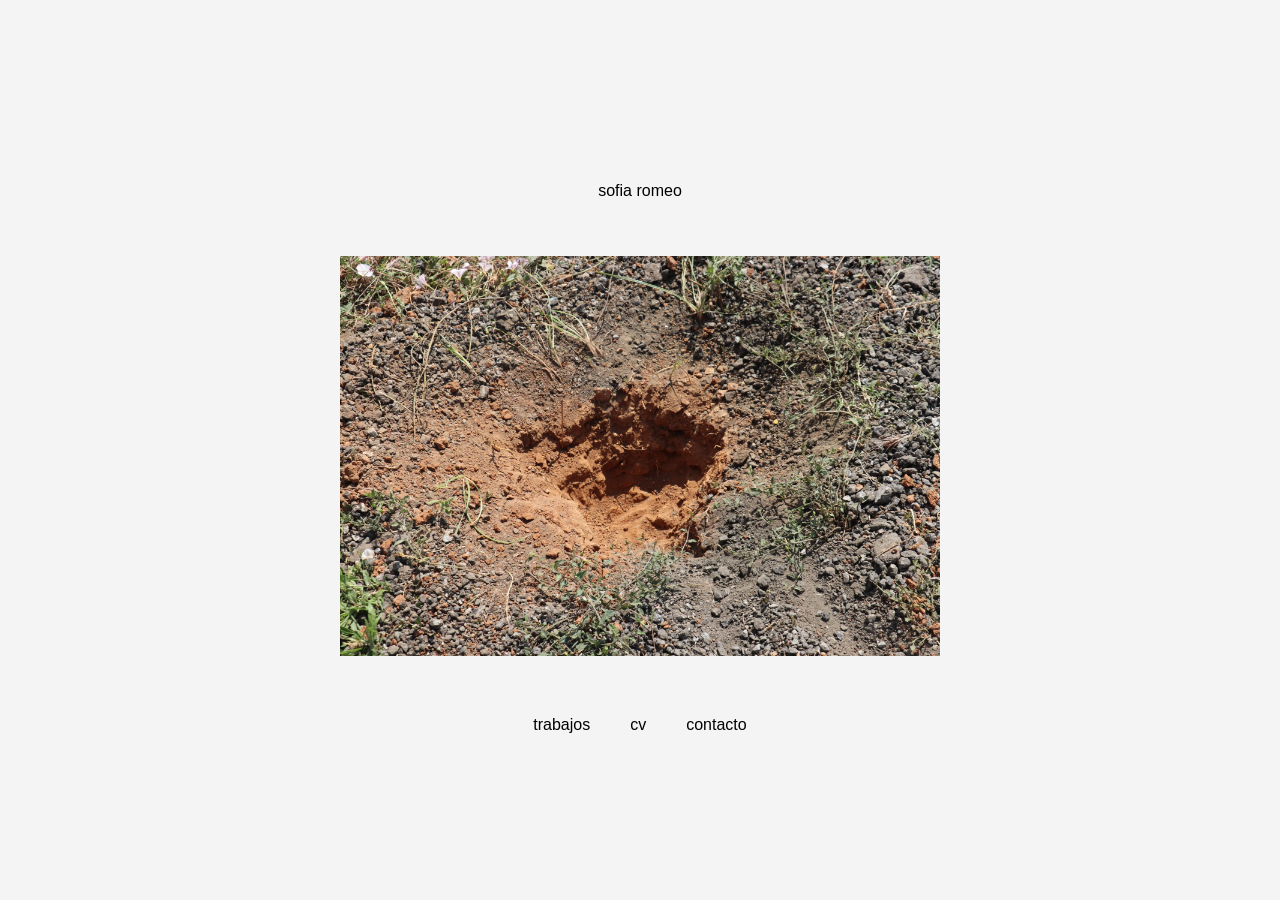
<file: index.html>
<!DOCTYPE html>
<html lang="es">

<head>
    <meta charset="UTF-8">
    <meta name="viewport" content="width=device-width, initial-scale=1.0">
    <title>Sofia Romeo</title>
    <link rel="stylesheet" href="style.css">
</head>

<body>
    <p>sofia romeo</p>
    <img src="Imagenes/Agujero.webp" alt="agujero" width="600">
    <div class="flex-container">
        <a href="trabajos.html">trabajos</a> 
        <a href="cv.html">cv</a> 
        <a href="mailto:sofiaromeoinfo@gmail.com">contacto</a>
    </div>


</body>

</html>
</file>
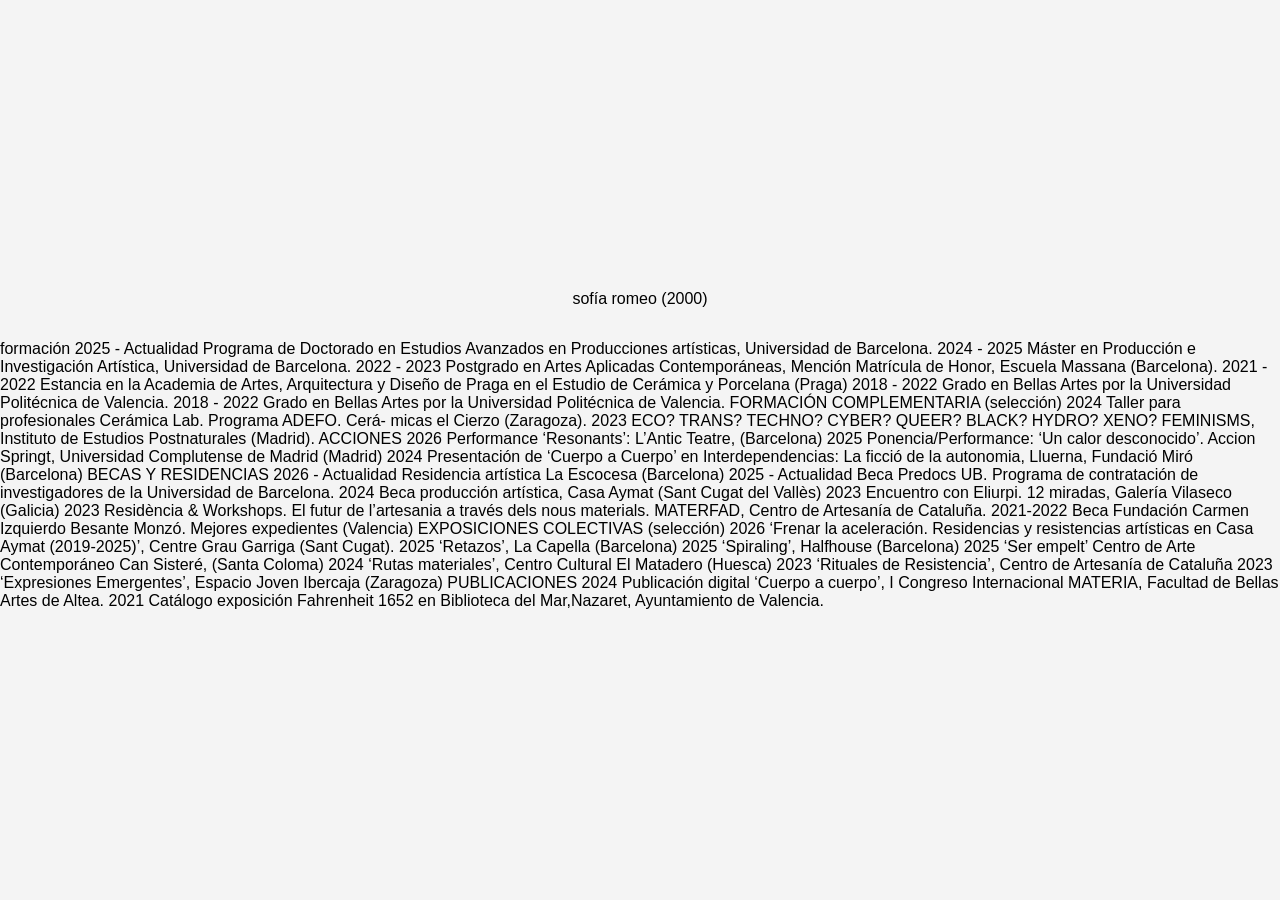
<file: cv.html>
<!DOCTYPE html>
<html lang="en">
<head>
    <meta charset="UTF-8">
    <meta name="viewport" content="width=device-width, initial-scale=1.0">
    <title>cv</title>
    <link rel="stylesheet" href="style.css">

</head>
<body>
   <p>sofía romeo (2000)</p>
   <p>formación 2025 - Actualidad Programa de Doctorado en Estudios Avanzados en
Producciones artísticas, Universidad de Barcelona.
2024 - 2025 Máster en Producción e Investigación Artística, Universidad
de Barcelona.
2022 - 2023 Postgrado en Artes Aplicadas Contemporáneas, Mención
Matrícula de Honor, Escuela Massana (Barcelona).
2021 - 2022 Estancia en la Academia de Artes, Arquitectura y Diseño de
Praga en el Estudio de Cerámica y Porcelana (Praga)
2018 - 2022 Grado en Bellas Artes por la Universidad Politécnica de Valencia.

2018 - 2022 Grado en Bellas Artes por la Universidad Politécnica de Valencia.

FORMACIÓN COMPLEMENTARIA (selección)

2024 Taller para profesionales Cerámica Lab. Programa ADEFO. Cerá-
micas el Cierzo (Zaragoza).

2023 ECO? TRANS? TECHNO? CYBER? QUEER? BLACK? HYDRO?
XENO? FEMINISMS, Instituto de Estudios Postnaturales (Madrid).

ACCIONES
2026 Performance ‘Resonants’: L’Antic Teatre, (Barcelona)

2025 Ponencia/Performance: ‘Un calor desconocido’. Accion Springt, Universidad Complutense de Madrid (Madrid)

2024 Presentación de ‘Cuerpo a Cuerpo’ en Interdependencias: La
ficció de la autonomia, Lluerna, Fundació Miró (Barcelona)

BECAS Y RESIDENCIAS
2026 - Actualidad Residencia artística La Escocesa (Barcelona)

2025 - Actualidad Beca Predocs UB. Programa de contratación de investigadores de la Universidad de Barcelona.

2024 Beca producción artística, Casa Aymat (Sant Cugat del Vallès)
2023 Encuentro con Eliurpi. 12 miradas, Galería Vilaseco (Galicia)
2023 Residència & Workshops. El futur de l’artesania a través dels nous
materials. MATERFAD, Centro de Artesanía de Cataluña.
2021-2022 Beca Fundación Carmen Izquierdo Besante Monzó. Mejores
expedientes (Valencia)

EXPOSICIONES COLECTIVAS (selección)
2026 ‘Frenar la aceleración. Residencias y resistencias artísticas en
Casa Aymat (2019-2025)’, Centre Grau Garriga (Sant Cugat).
2025 ‘Retazos’, La Capella (Barcelona)
2025 ‘Spiraling’, Halfhouse (Barcelona)
2025 ‘Ser empelt’ Centro de Arte Contemporáneo Can Sisteré, (Santa
Coloma)
2024 ‘Rutas materiales’, Centro Cultural El Matadero (Huesca)
2023 ‘Rituales de Resistencia’, Centro de Artesanía de Cataluña
2023 ‘Expresiones Emergentes’, Espacio Joven Ibercaja (Zaragoza)

PUBLICACIONES
2024 Publicación digital ‘Cuerpo a cuerpo’, I Congreso Internacional
MATERIA, Facultad de Bellas Artes de Altea.

2021 Catálogo exposición Fahrenheit 1652 en Biblioteca del Mar,Nazaret, Ayuntamiento de Valencia. </p>
</body>
</html>
</file>
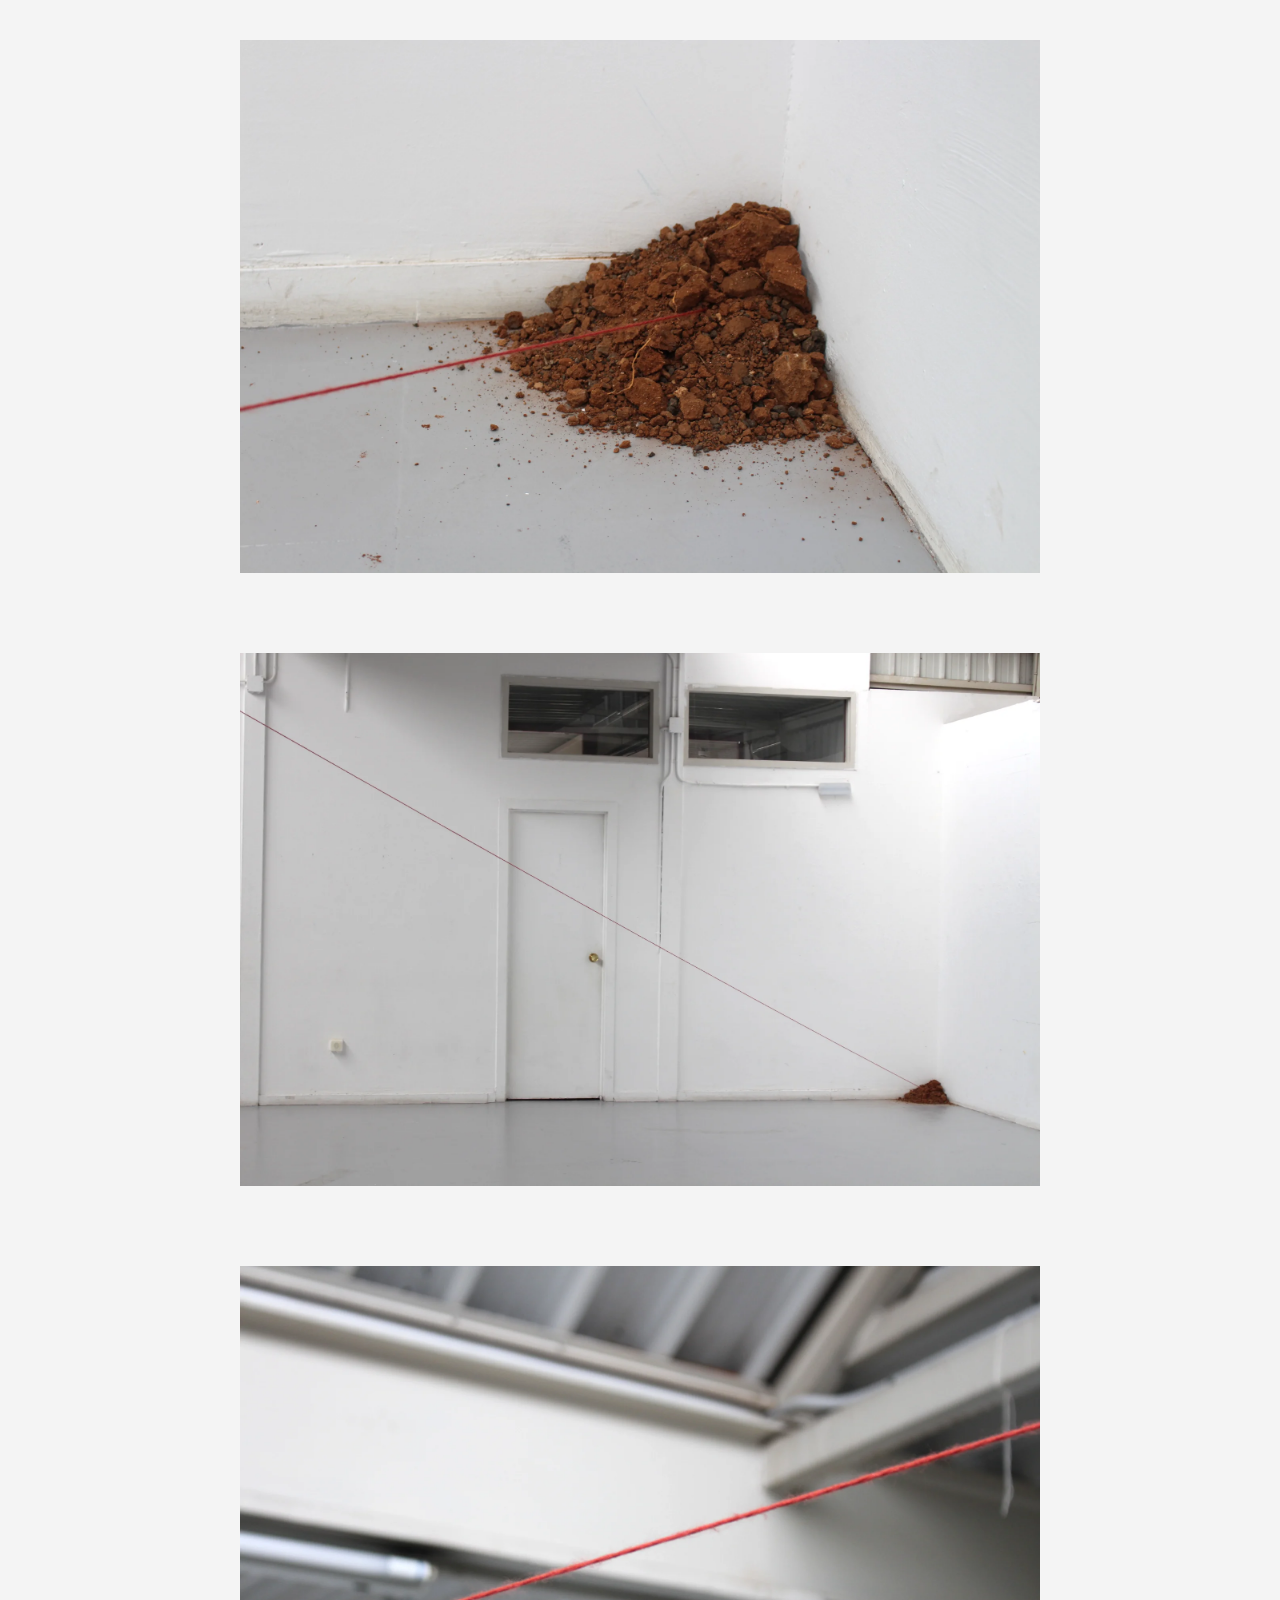
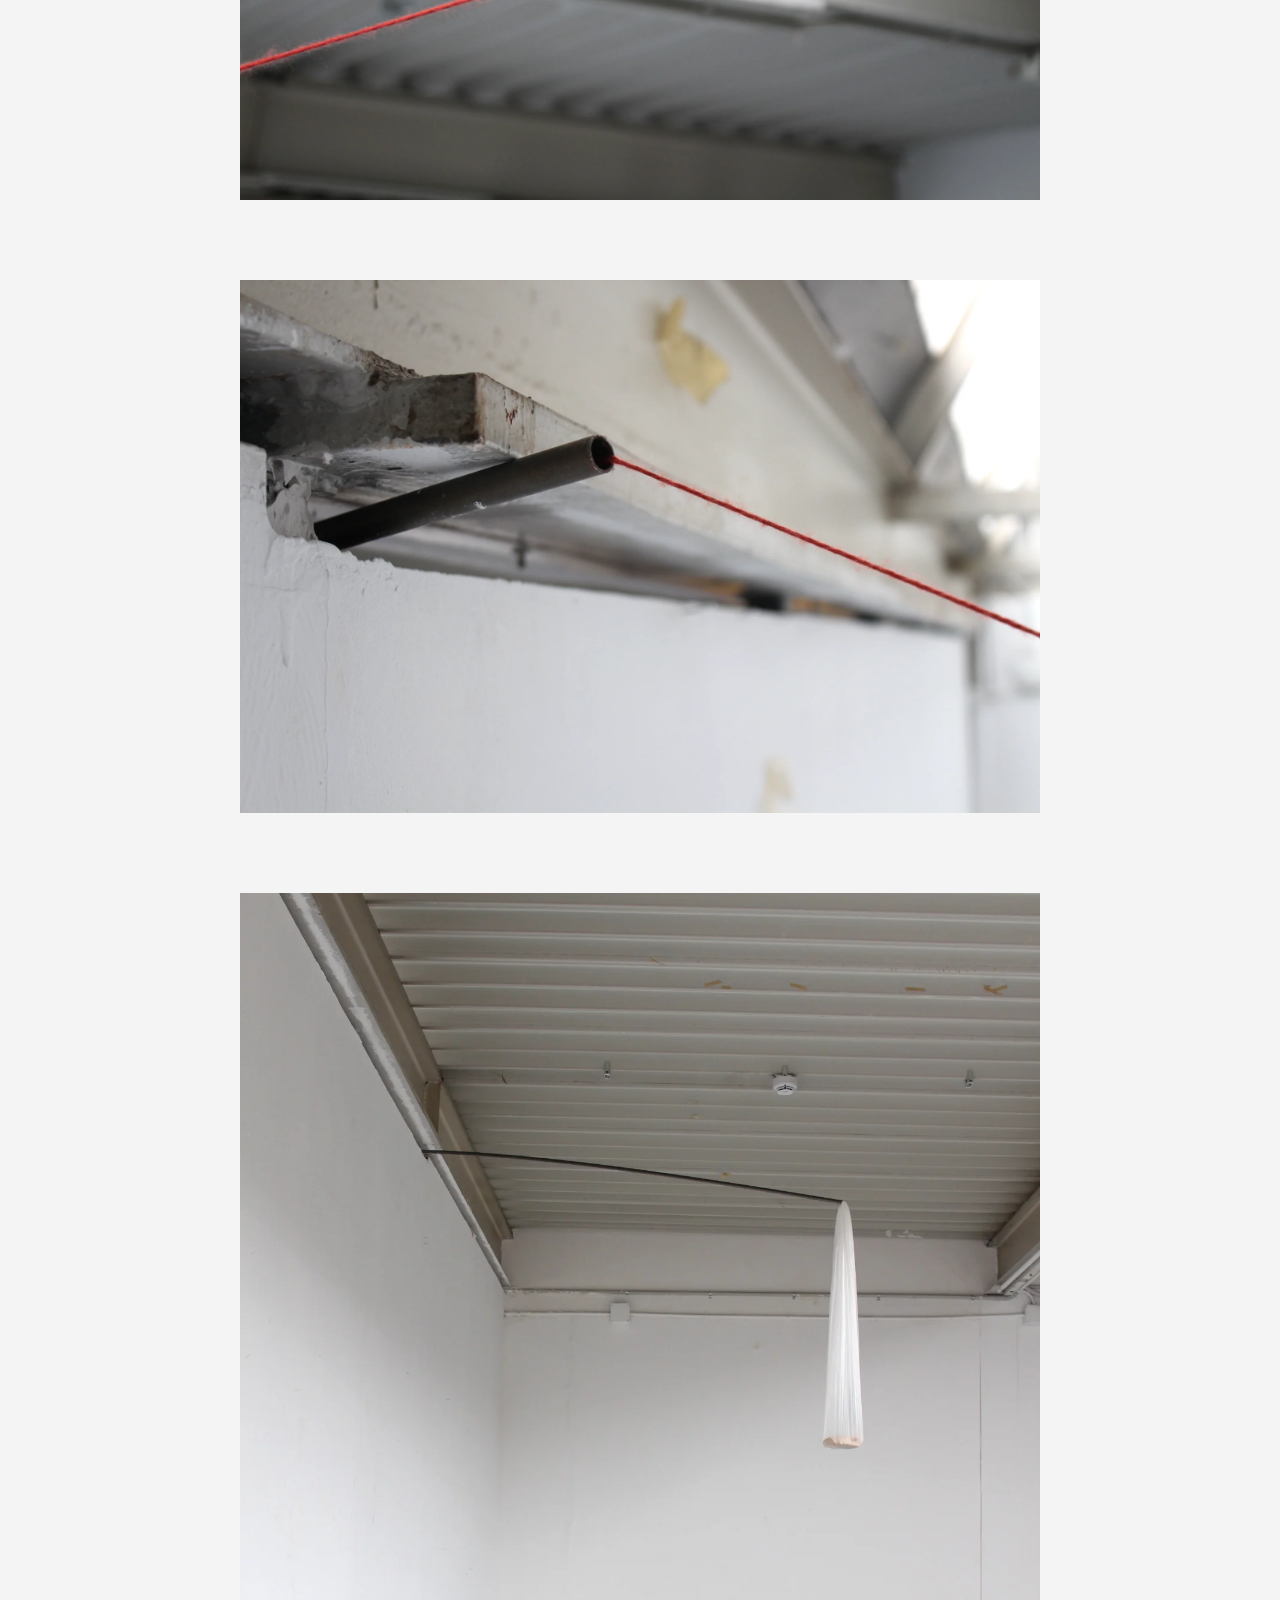
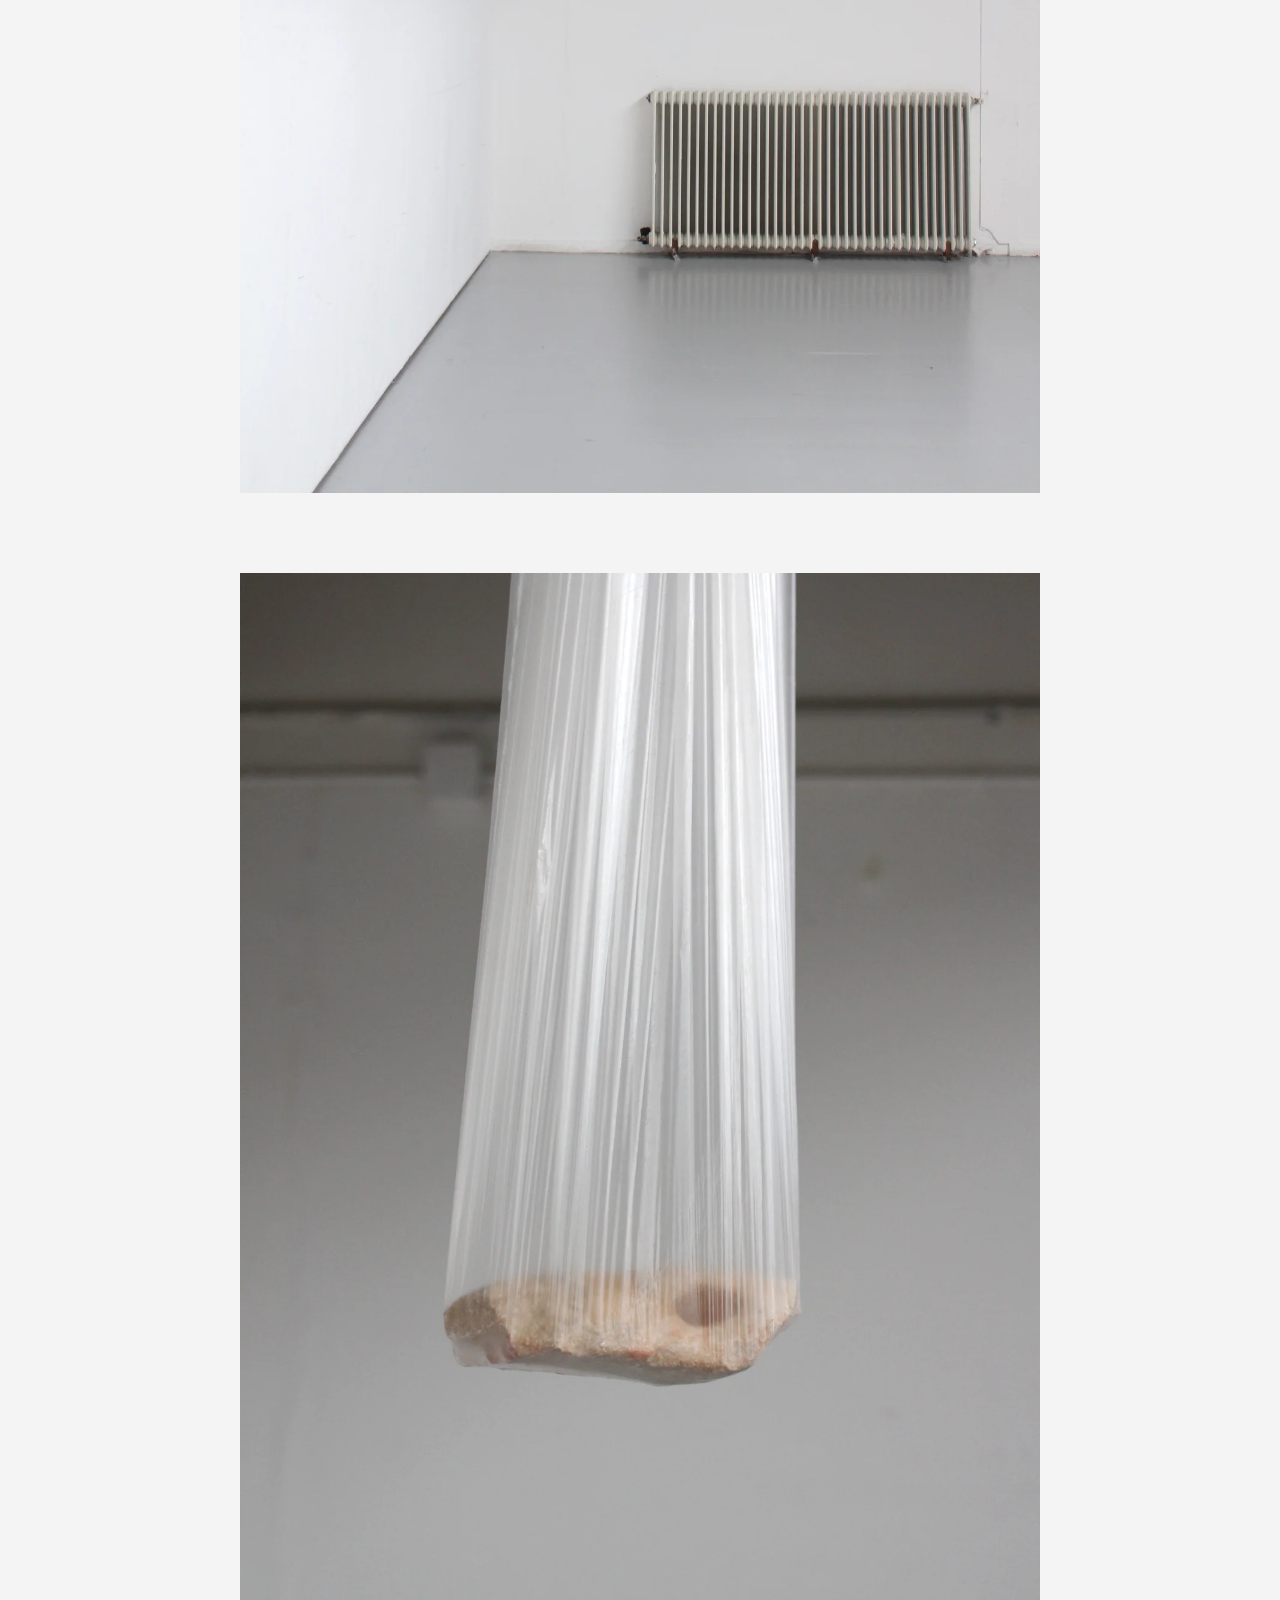
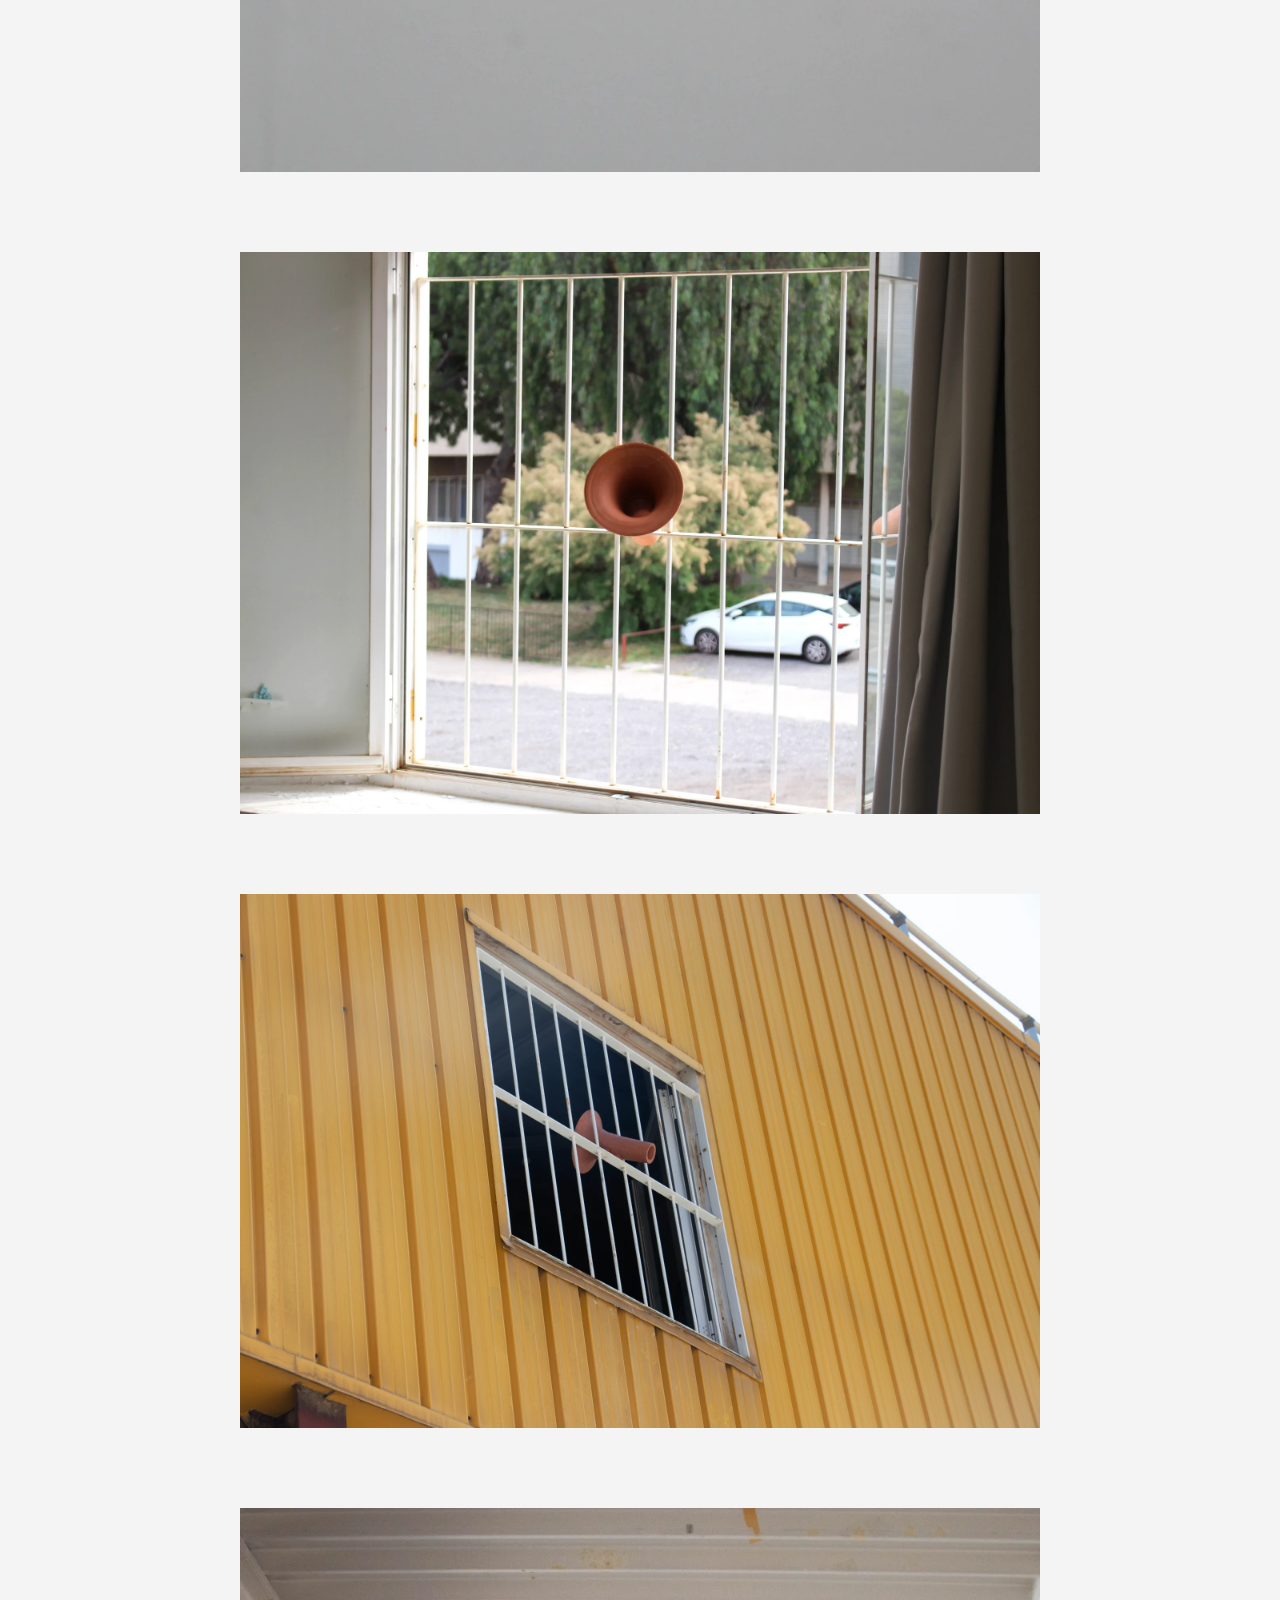
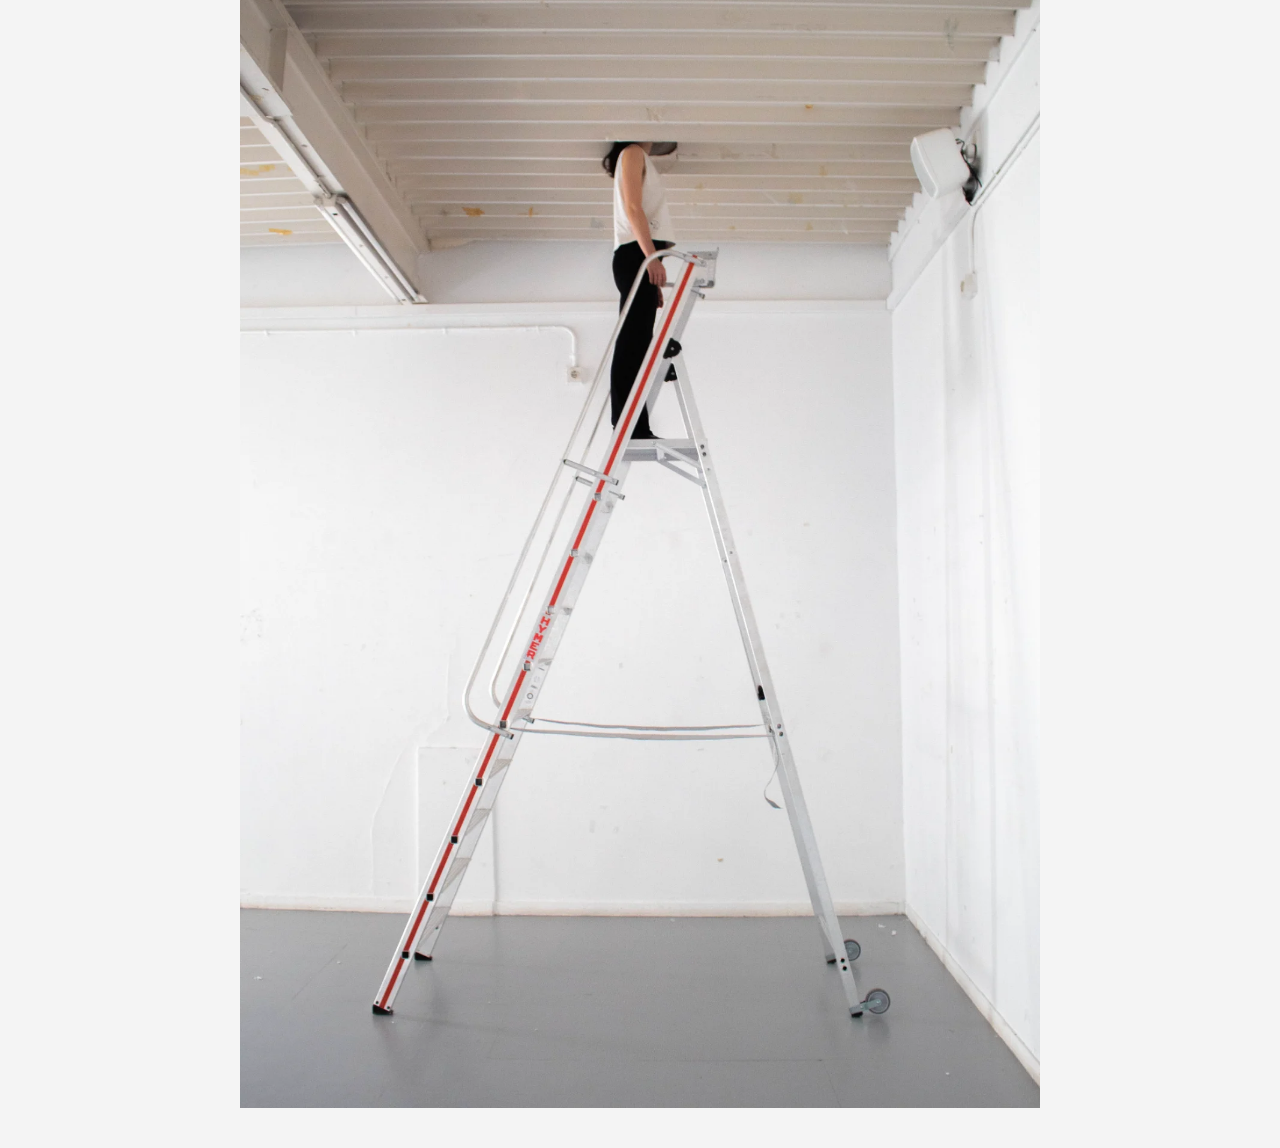
<file: ecosistemascomplejosybombeantes.html>
<!DOCTYPE html>
<html lang="en">
<head>
    <meta charset="UTF-8">
    <meta name="viewport" content="width=device-width, initial-scale=1.0">
    <title>Ecosistemascomplejosybombeantes</title>
    <link rel="stylesheet" href="style.css">
</head>
<body>
    <img src="Imagenes/Ecosistemas complejos y bombeantes.webp" alt="Ecosistemas complejos y bombeantes" width="800"> 
    <img src="Imagenes/Ecosistemas complejos y bombeantes (1).webp" alt="Ecosistemas complejos y bombeantes" width="800">
    <img src="Imagenes/Ecosistemas complejos y bombeantes (6).webp" alt="Ecosistemas complejos y bombeantes" width="800">
    <img src="Imagenes/Ecosistemas complejos y bombeantes (7).webp" alt="Ecosistemas complejos y bombeantes" width="800">
    <img src="Imagenes/Ecosistemas complejos y bombeantes (4).webp" alt="Ecosistemas complejos y bombeantes" width="800">
    <img src="Imagenes/Ecosistemas complejos y bombeantes (2).webp" alt="Ecosistemas complejos y bombeantes" width="800">
    <img src="Imagenes/Ecosistemas complejos y bombeantes (3).webp" alt="Ecosistemas complejos y bombeantes" width="800">
    <img src="Imagenes/Ecosistemas complejos y bombeantes (8).webp" alt="Ecosistemas complejos y bombeantes" width="800">
    <img src="Imagenes/Ecosistemas complejos y bombeantes (9).webp" alt="Ecosistemas complejos y bombeantes" width="800">


    
</body>
</html>
</file>
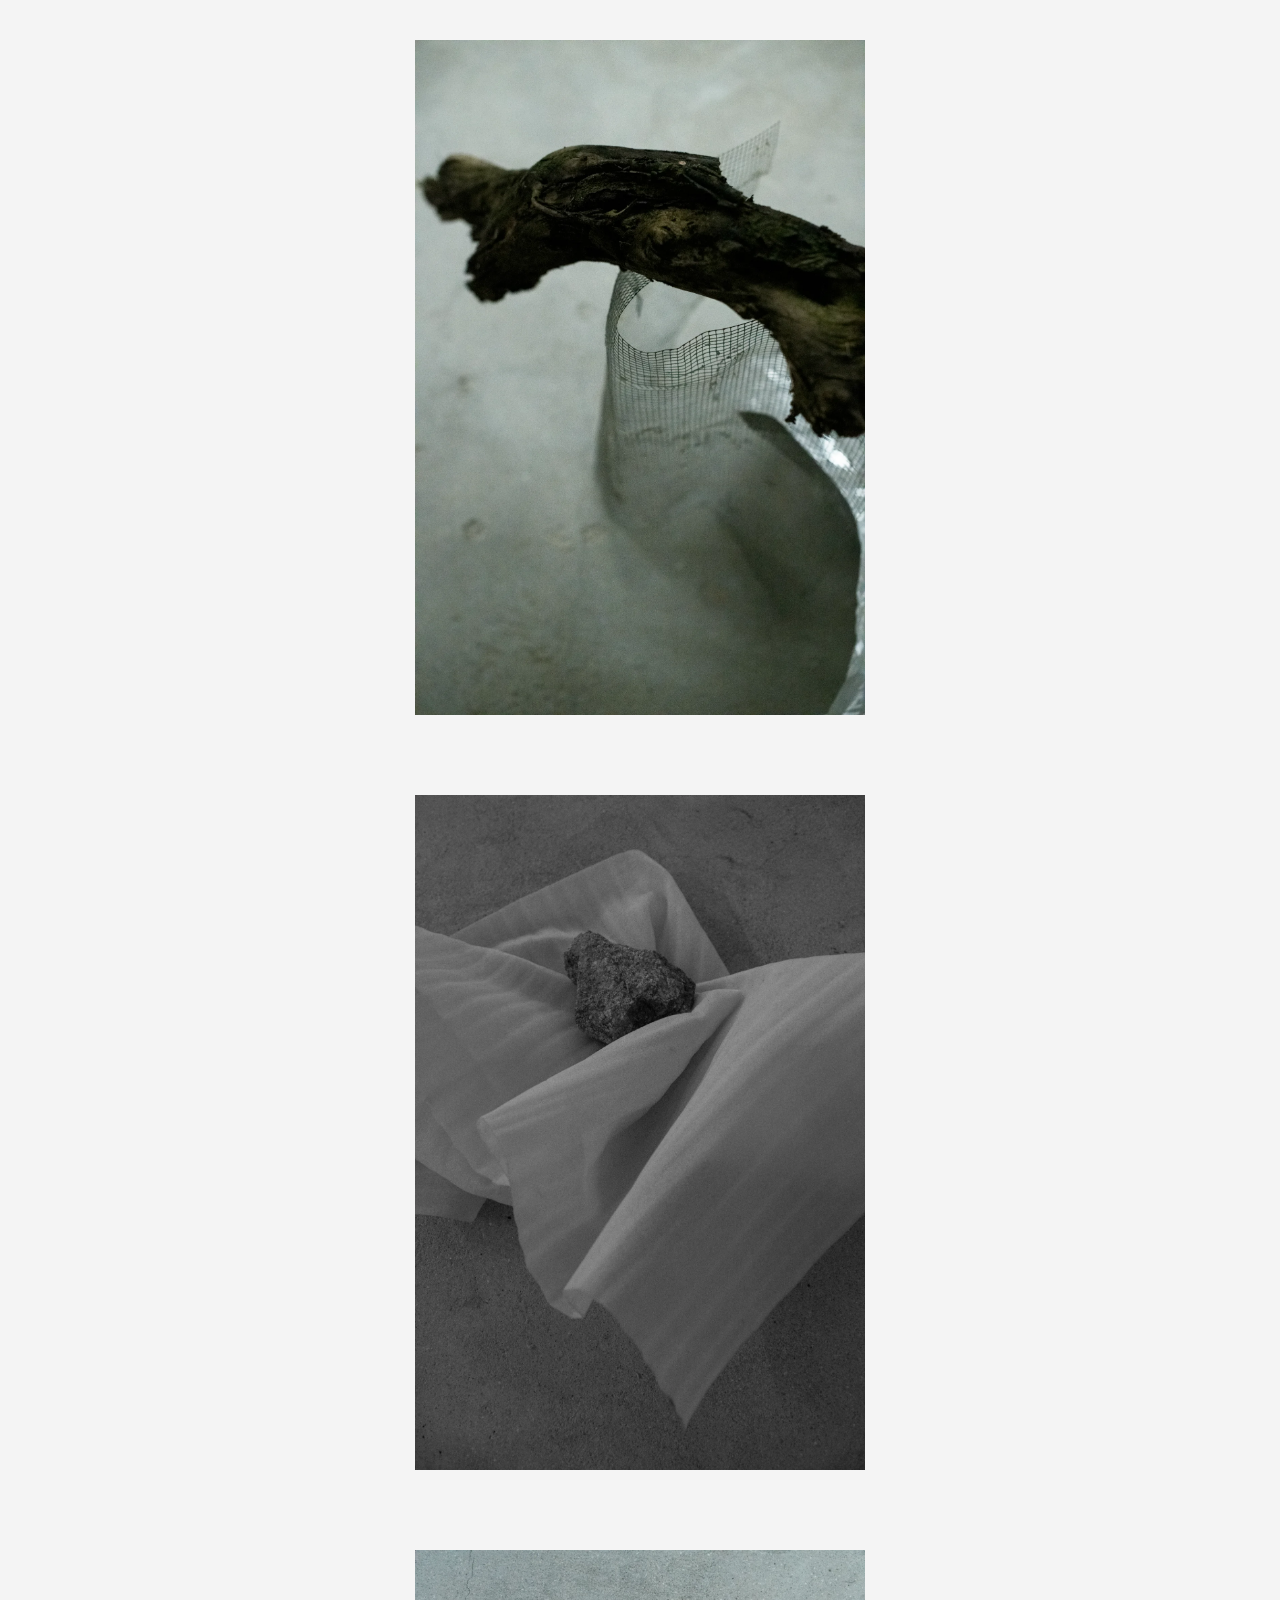
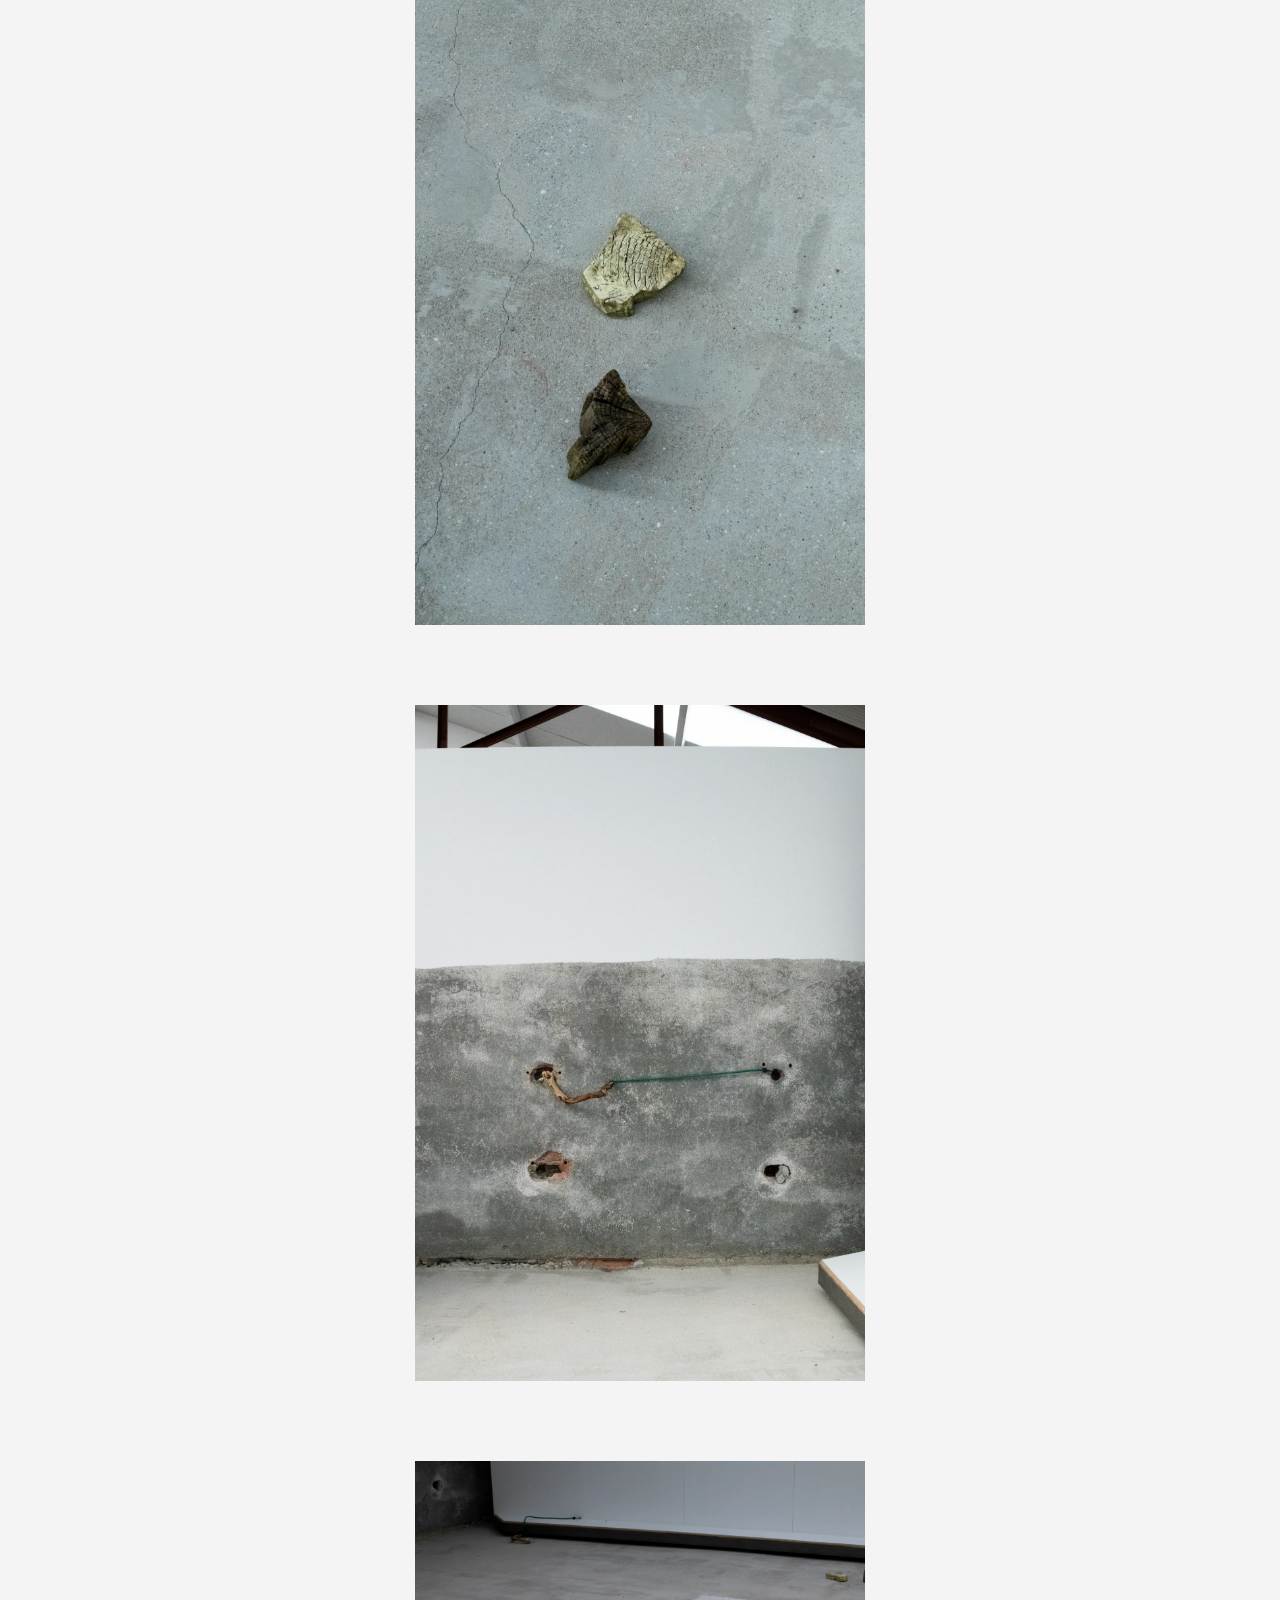
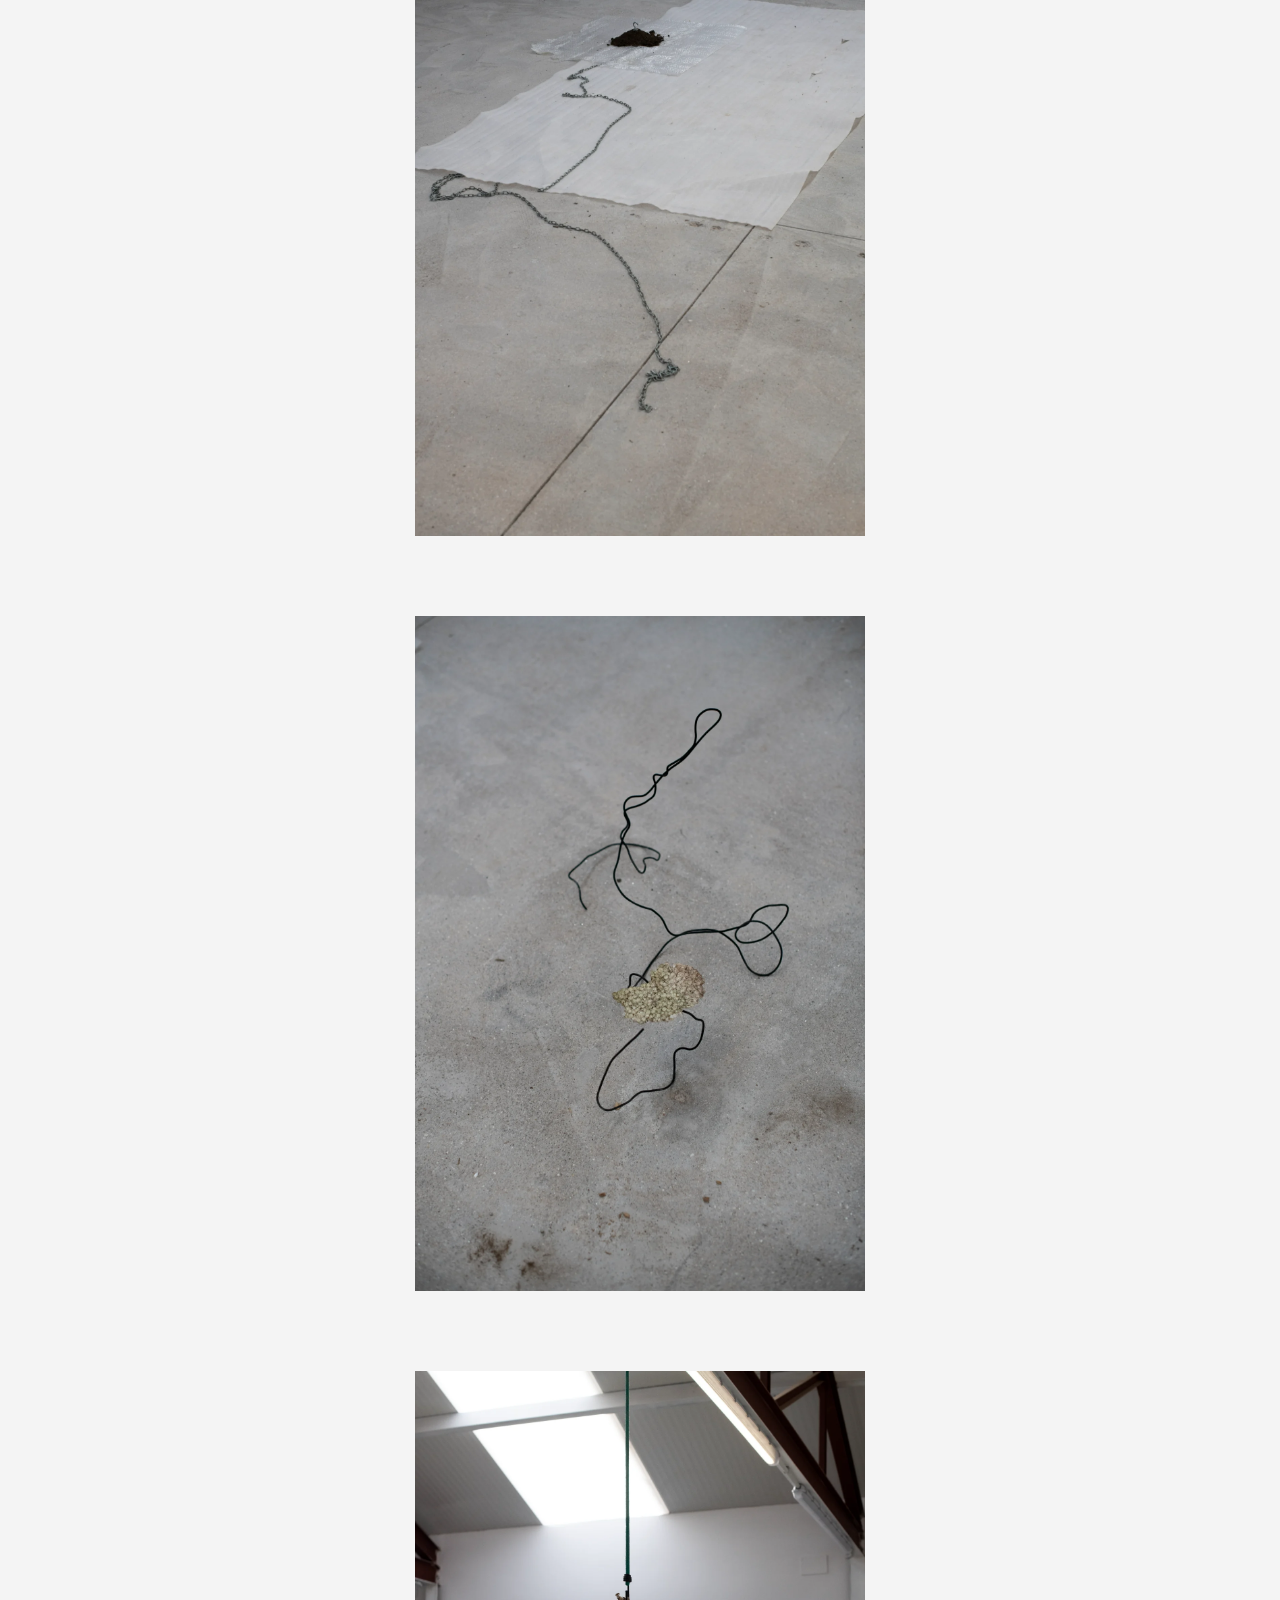
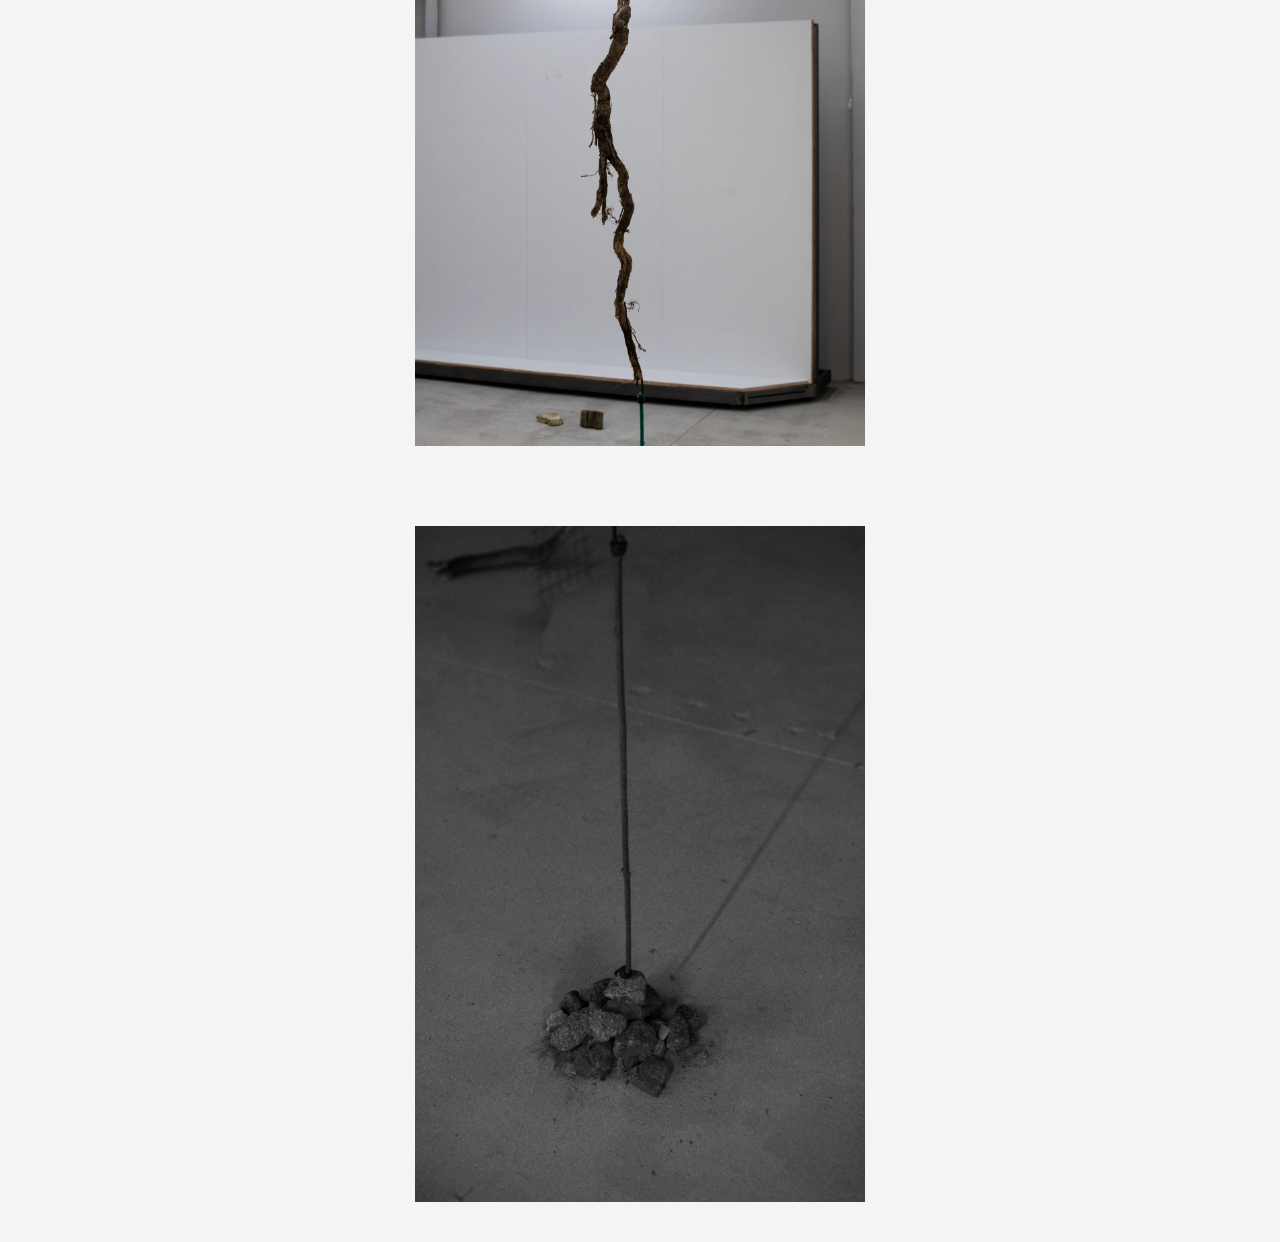
<file: encuentros.html>
<!DOCTYPE html>
<html lang="en">
<head>
    <meta charset="UTF-8">
    <meta name="viewport" content="width=device-width, initial-scale=1.0">
    <title>Encuentros</title>
    <link rel="stylesheet" href="style.css">

</head>
<body>
      <img src="Imagenes/vilaseco (3).webp" alt="tallervilaseco" width="450">
      <img src="Imagenes/vilaseco (4).webp" alt="tallervilaseco" width="450">
      <img src="Imagenes/vilaseco (5).webp" alt="tallervilaseco" width="450">
      <img src="Imagenes/vilaseco (6).webp" alt="tallervilaseco" width="450">
      <img src="Imagenes/vilaseco (7).webp" alt="tallervilaseco" width="450">
      <img src="Imagenes/vilaseco (8).webp" alt="tallervilaseco" width="450">
      <img src="Imagenes/vilaseco (9).webp" alt="tallervilaseco" width="450">
      <img src="Imagenes/vilaseco (2).webp" alt="tallervilaseco" width="450">
</body>
</html>
</file>
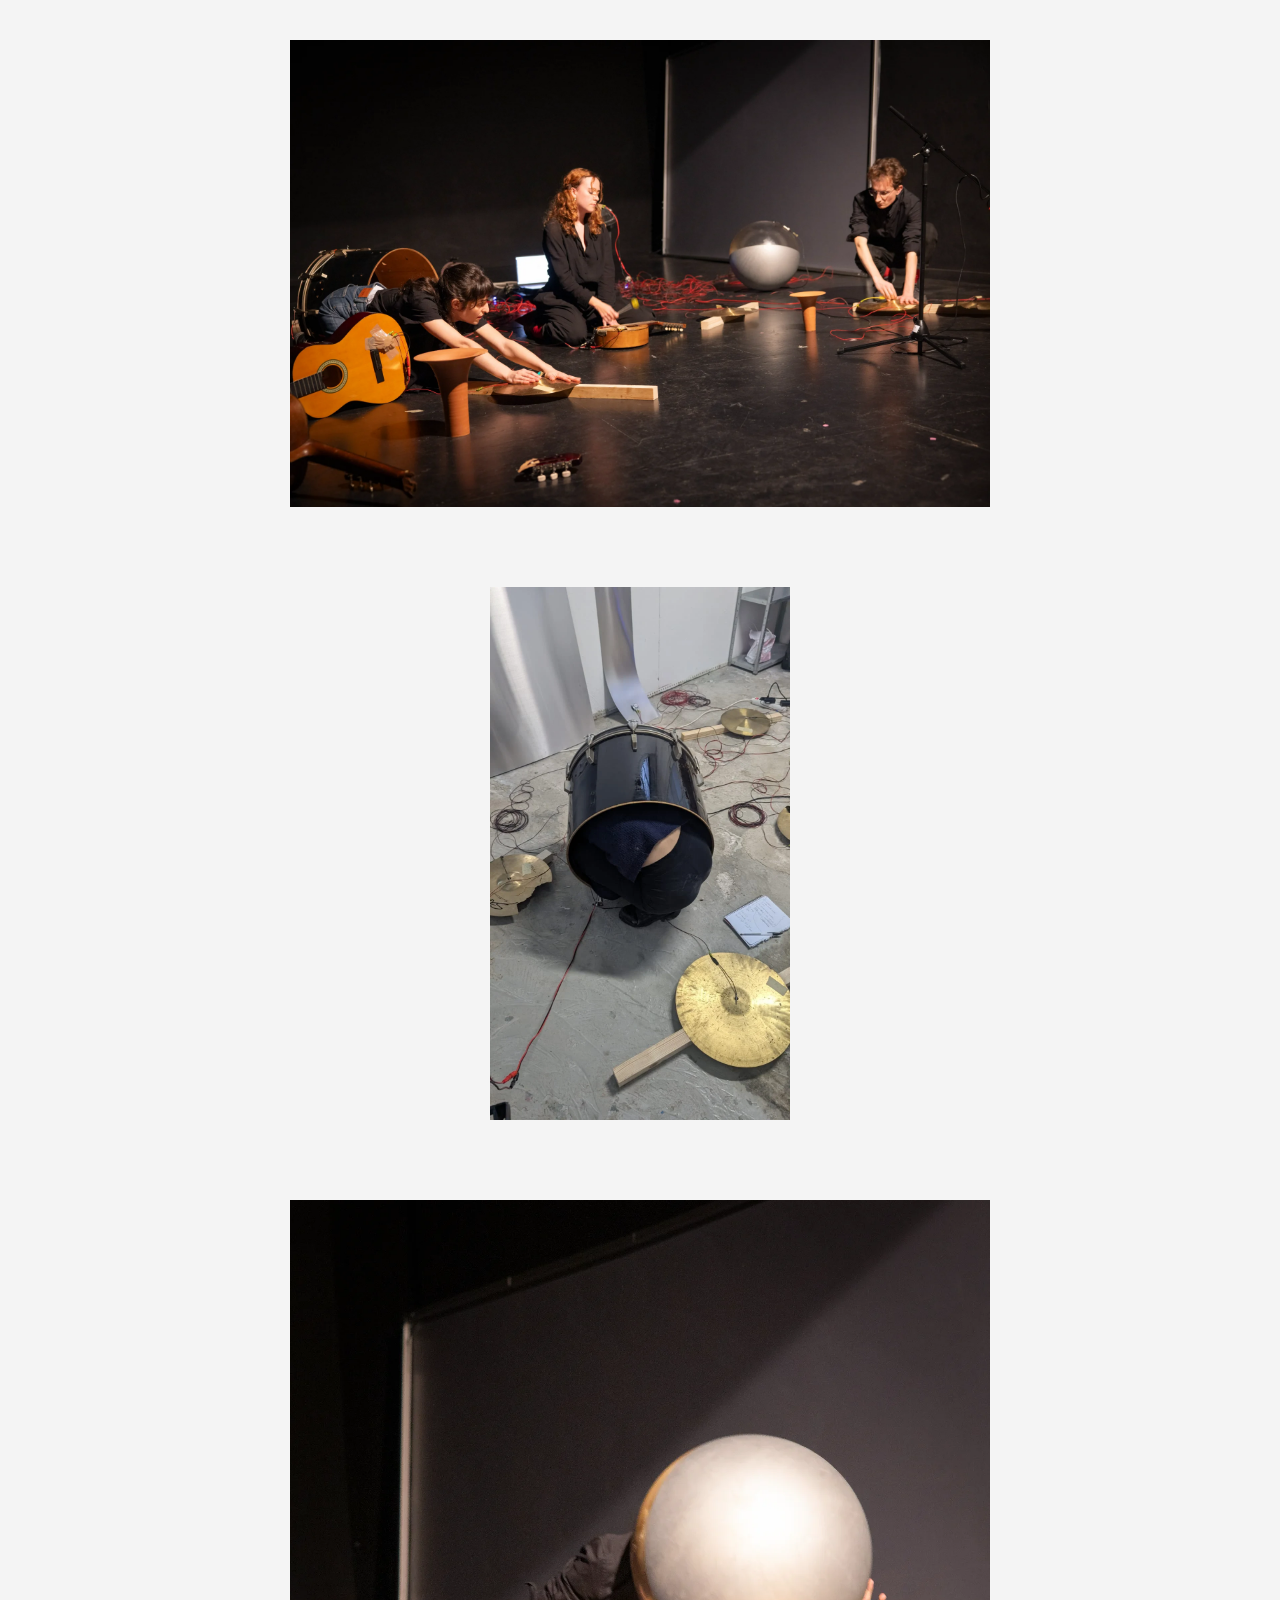
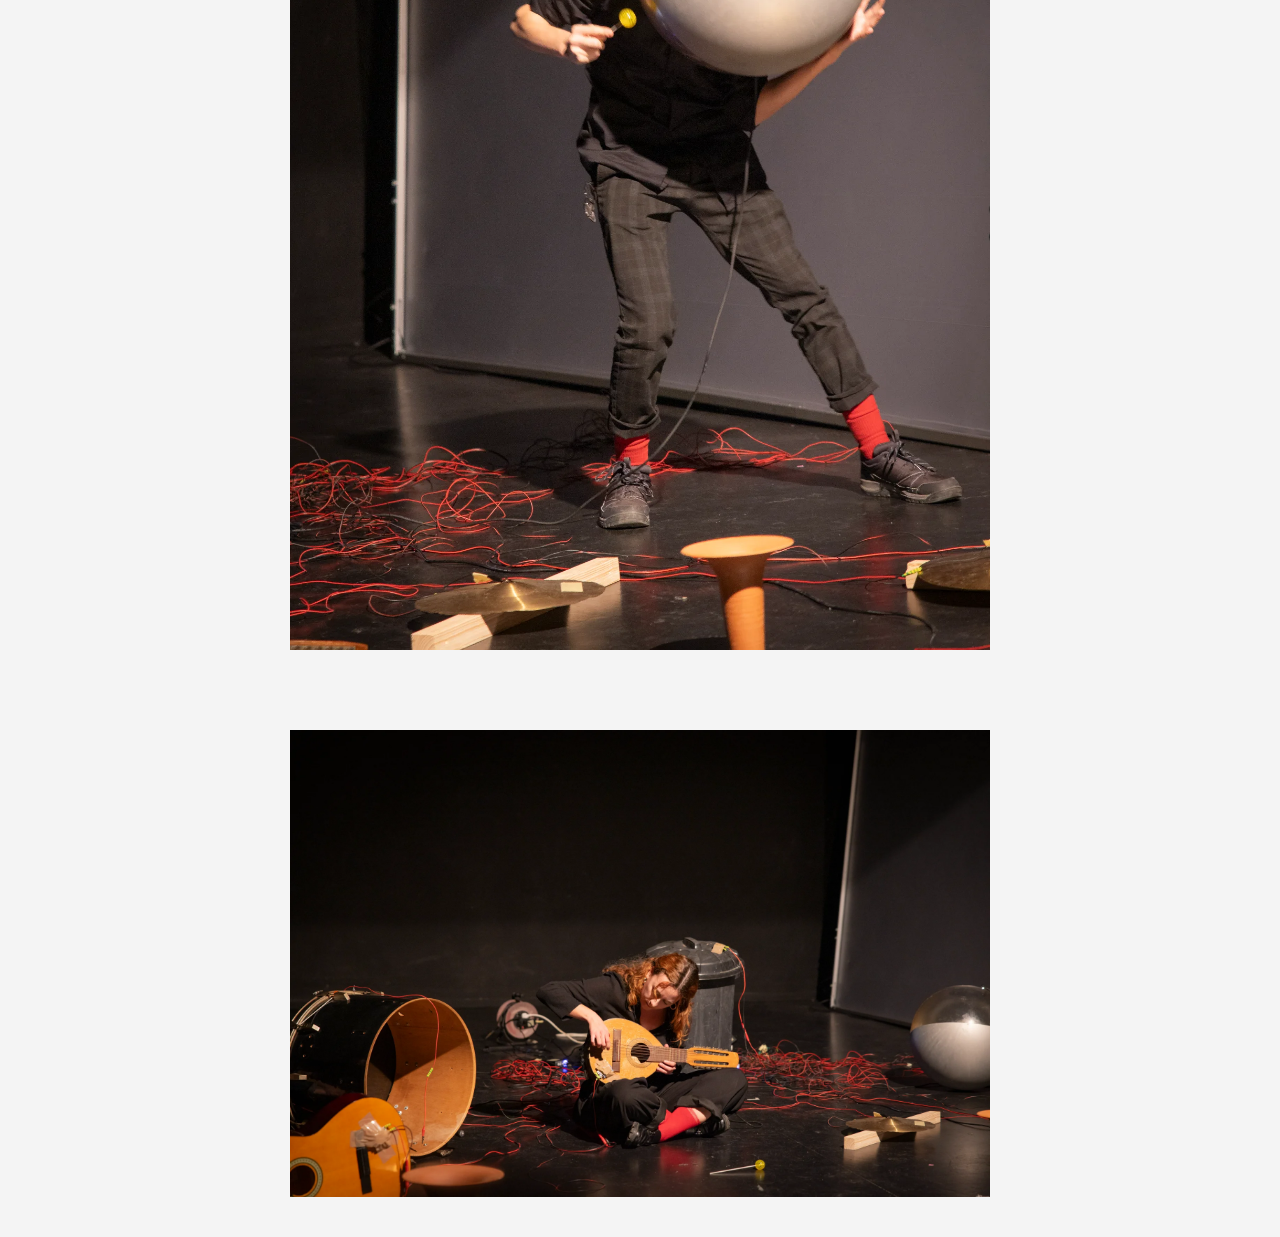
<file: resonants.html>
<!DOCTYPE html>
<html lang="en">
<head>
    <meta charset="UTF-8">
    <meta name="viewport" content="width=device-width, initial-scale=1.0">
    <title>Document</title>
    <link rel="stylesheet" href="style.css">

</head>
<body>
    <img src="Imagenes/resonants (1).webp" alt="tallervilaseco" width="700">
    <img src="Imagenes/resonants (2).webp" alt="tallervilaseco" width="300">
    <img src="Imagenes/resonants (3).webp" alt="tallervilaseco" width="700">
    <img src="Imagenes/resonants (4).webp" alt="tallervilaseco" width="700">

</body>
</html>
</file>
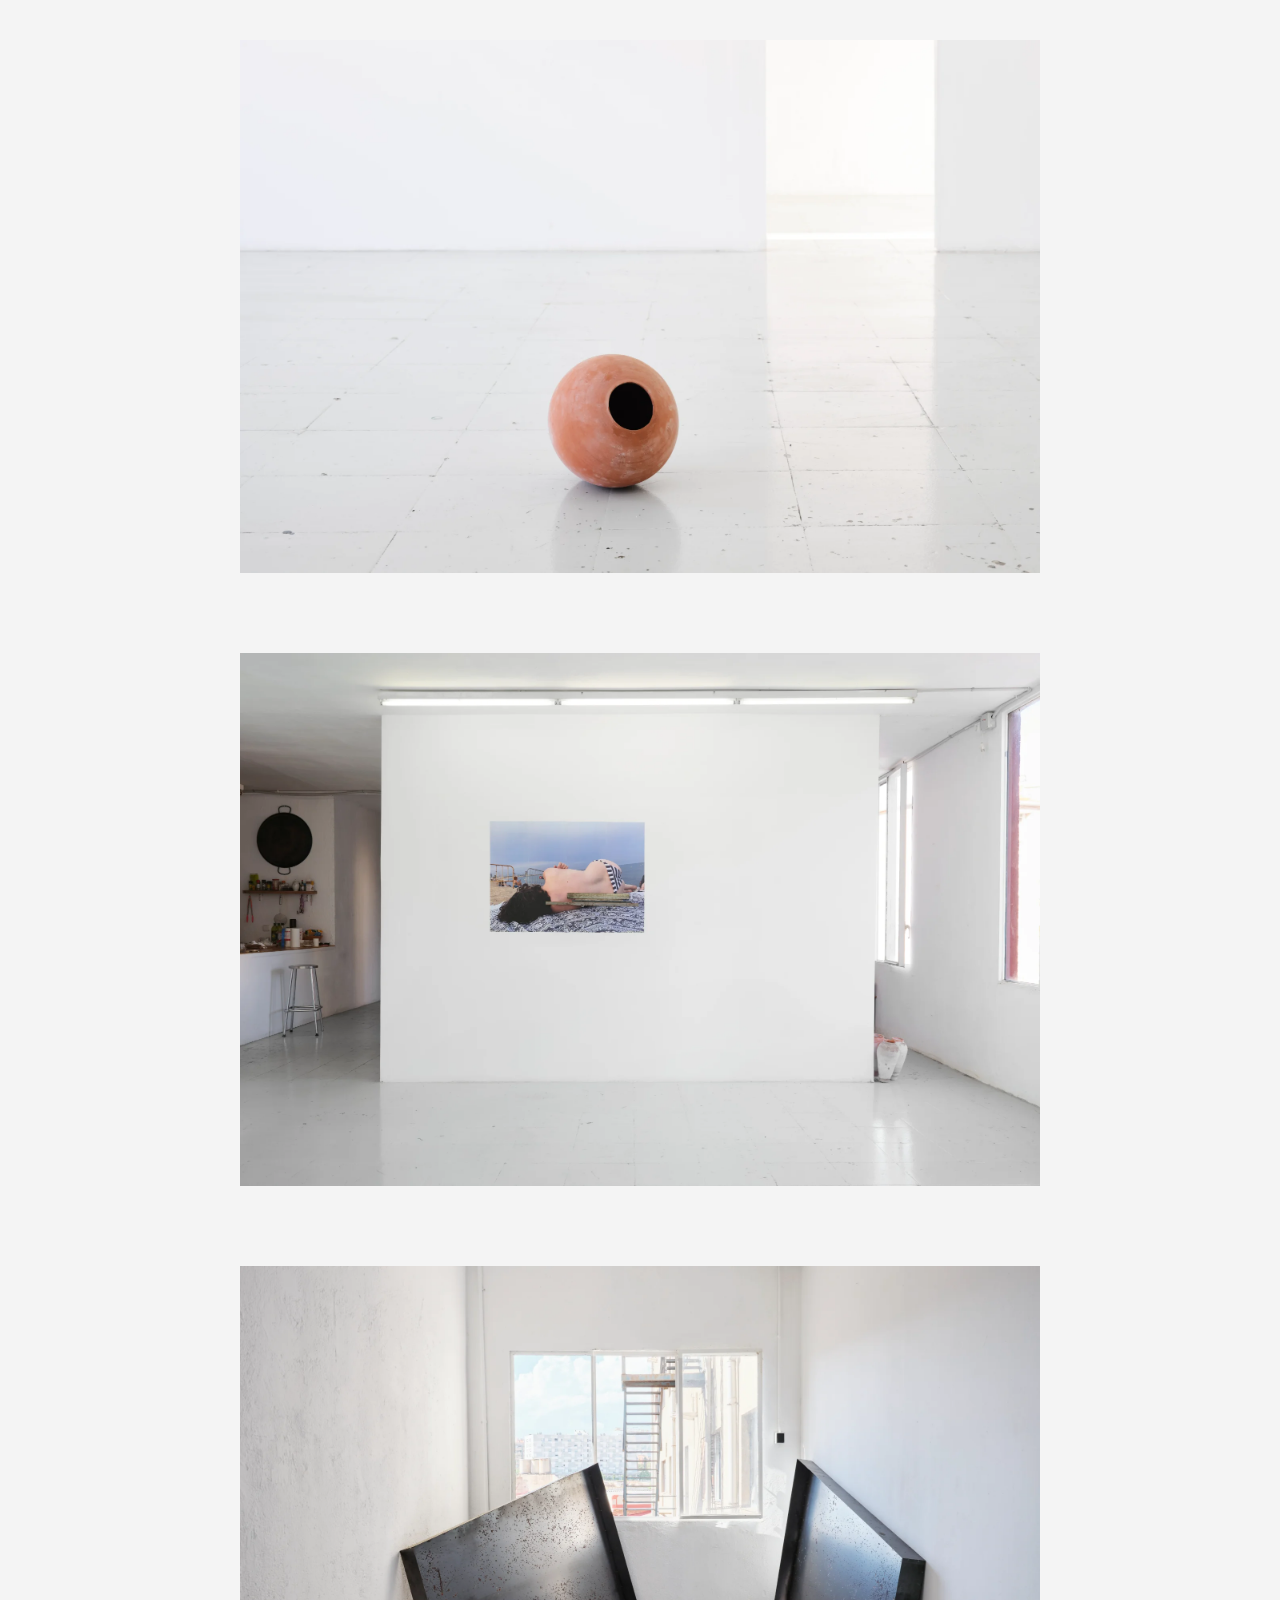
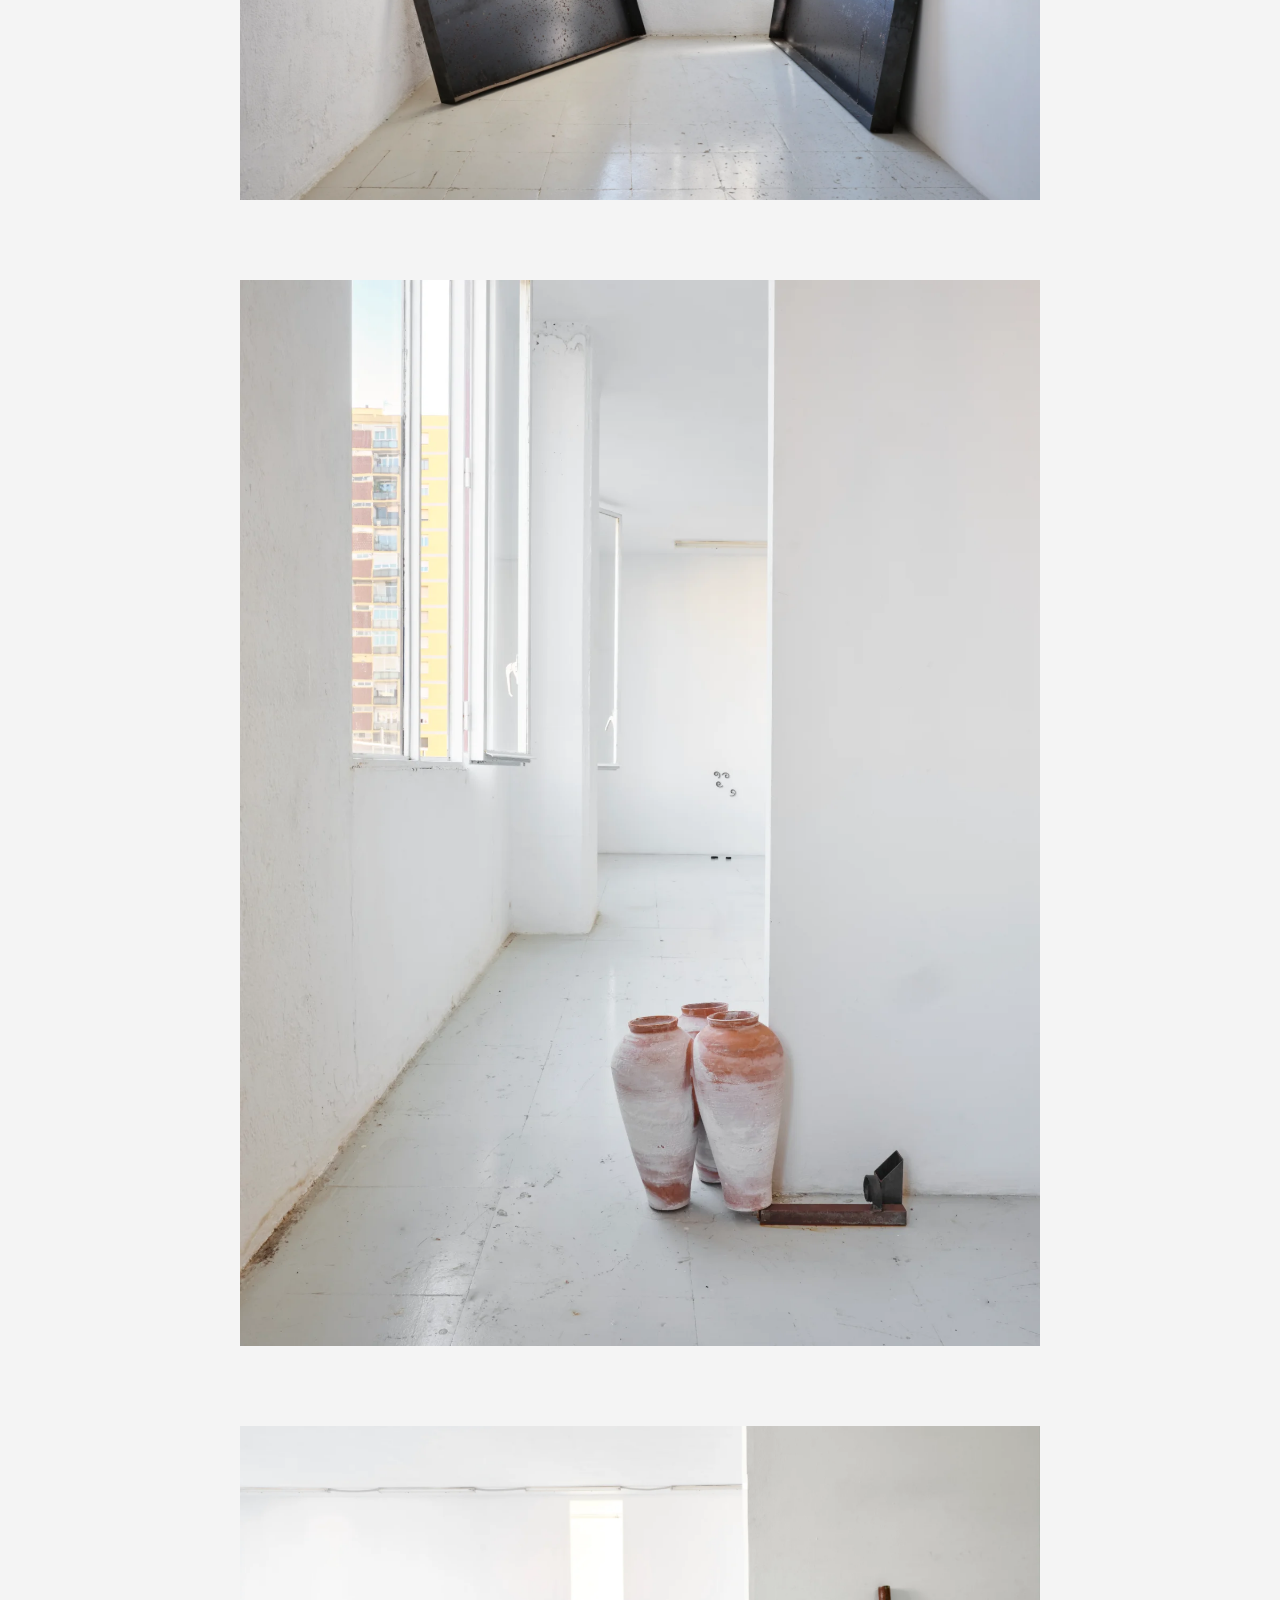
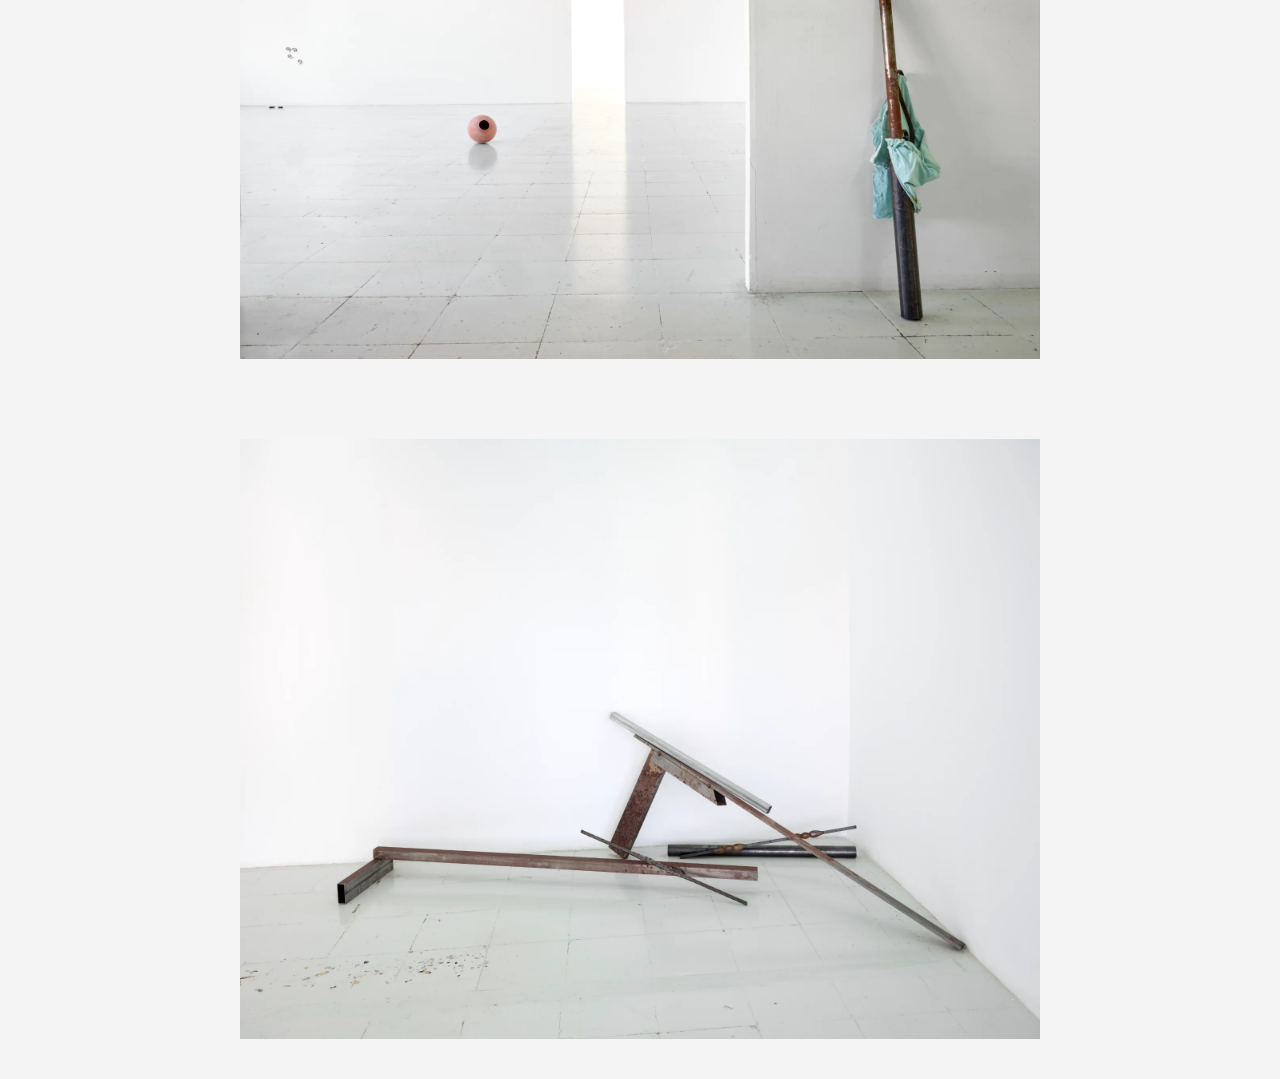
<file: spiraling.html>
<!DOCTYPE html>
<html lang="en">
<head>
    <meta charset="UTF-8">
    <meta name="viewport" content="width=device-width, initial-scale=1.0">
    <title>spiraling</title>
    <link rel="stylesheet" href="style.css">

</head>
<body>
    <div class="spiraling"></div>
    <img src="Imagenes/spiraling (1).webp" alt="spiraling" width="800"> 
    <img src="Imagenes/spiraling (2).webp" alt="spiraling" width="800"> 
    <img src="Imagenes/spiraling (3).webp" alt="spiraling" width="800">
    <img src="Imagenes/spiraling (4).webp" alt="spiraling" width="800"> 
    <img src="Imagenes/spiraling (5).webp" alt="spiraling" width="800"> 
    <img src="Imagenes/spiraling (6).webp" alt="spiraling" width="800"> 





</body>
</html>
</file>
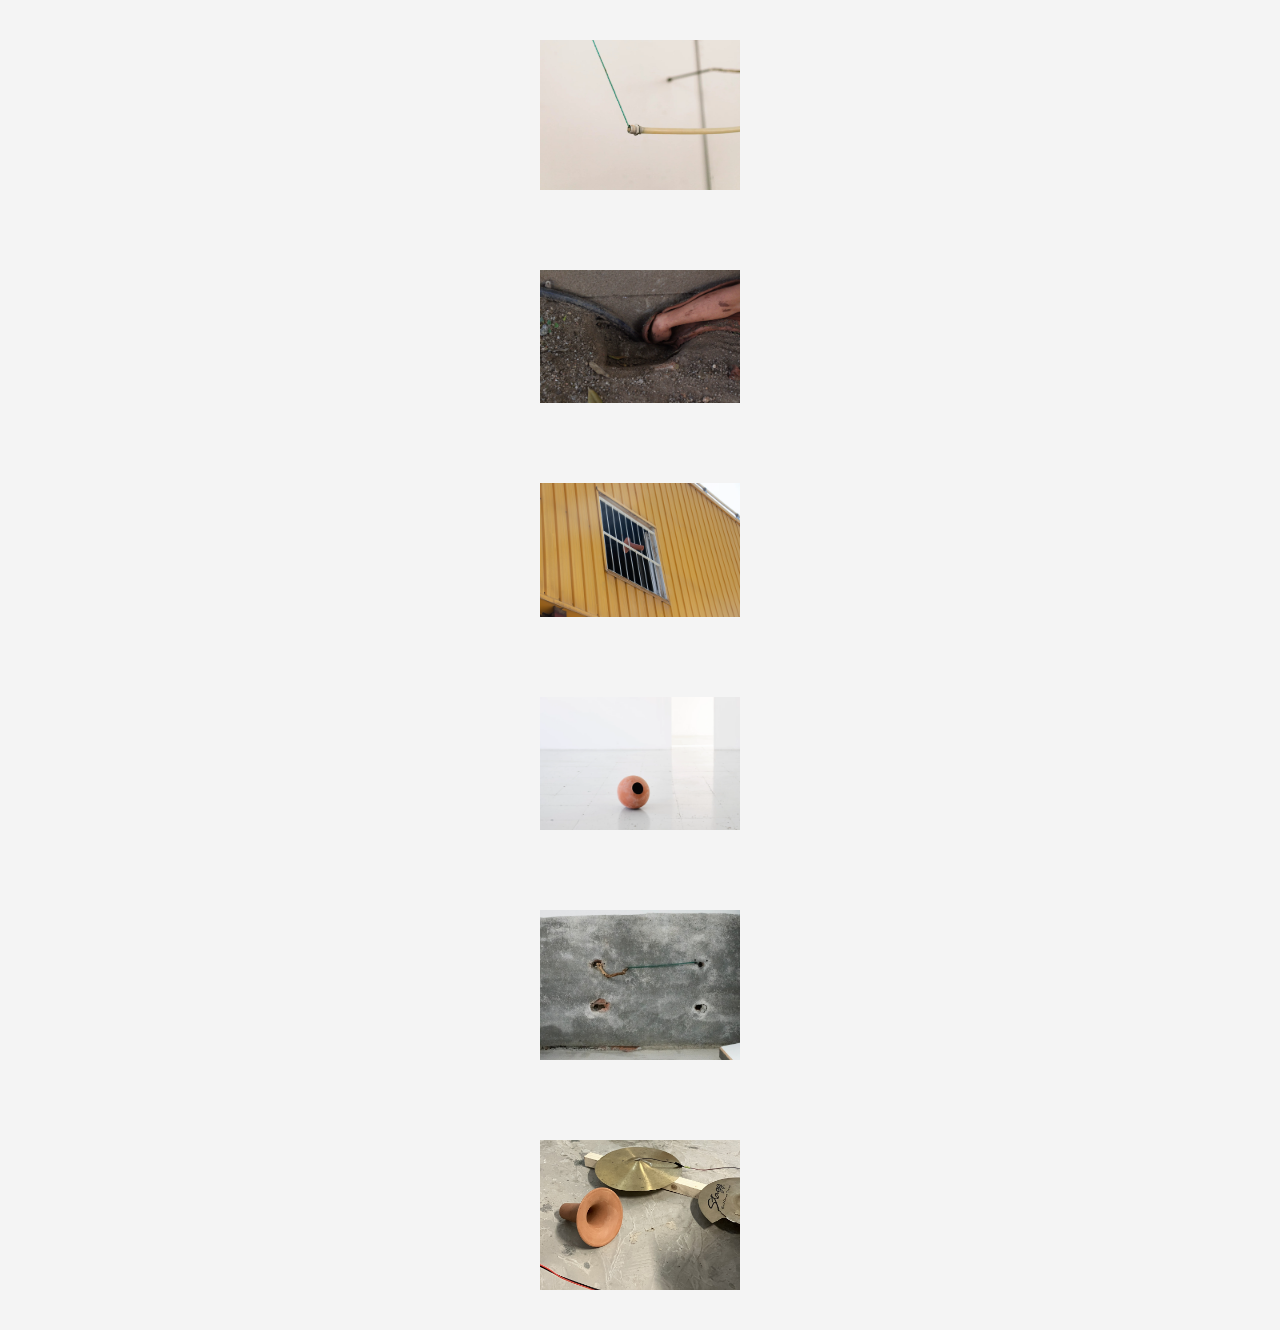
<file: trabajos.html>
<!DOCTYPE html>
<html lang="en">
<head>
    <meta charset="UTF-8">
    <meta name="viewport" content="width=device-width, initial-scale=1.0">
    <title>Document</title>
    <link rel="stylesheet" href="style.css">
</head>
<body>
   
    <a href="unacosadetrasdelaotra.html">
  <img src="Imagenes/1 (2).jpg" alt="Resonants" width="200">
  </a>

 <a href="cuerpoacuerpo.html">
  <img src="Imagenes/cuerpo a cuerpo (2).webp" alt="Cuerpo a cuerpo" width="200">
  </a>

   <a href="ecosistemascomplejosybombeantes.html">
  <img src="Imagenes/Ecosistemas complejos y bombeantes (8).webp" alt="Ecosistemas complejos y bombeantes" width="200">
  </a>

  <a href="spiraling.html">
  <img src="Imagenes/spiraling (1).webp" alt="Spiraling" width="200">
  </a>

  <a href="encuentros.html">
  <img src="Imagenes/vilaseco (61).jpg" alt="Encuentros" width="200" class="rotar-90">
  </a>

  <a href="resonants.html">
  <img src="Imagenes/resonants (5).jpeg" alt="Resonants" width="200"></a>
 

</a>
</body>
</html>
</file>
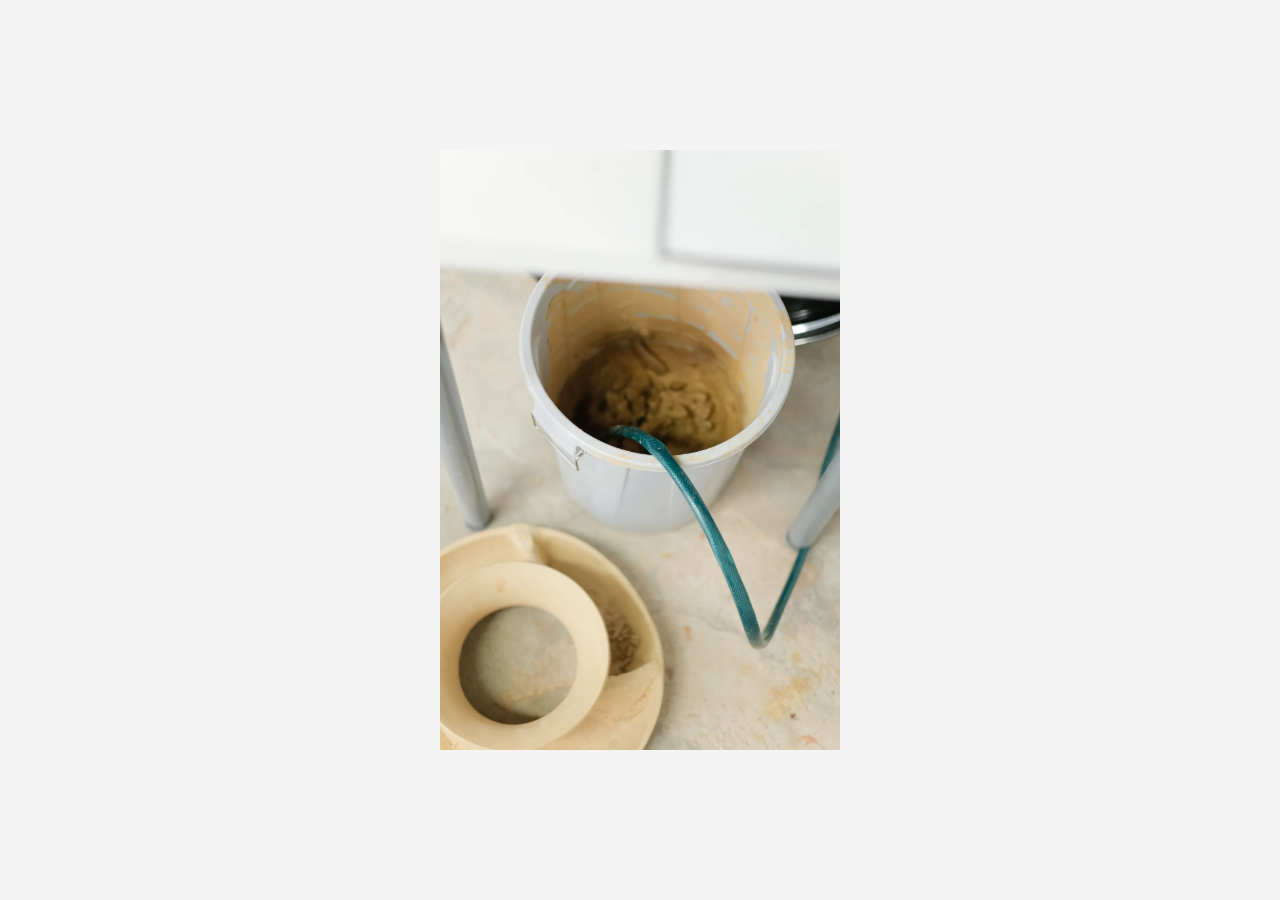
<file: unacosadetrasdelaotra.html>
<!DOCTYPE html>
<html lang="en">
<head>
    <meta charset="UTF-8">
    <meta name="viewport" content="width=device-width, initial-scale=1.0">
    <title>unacosadetrasdelaotra</title>
    <link rel="stylesheet" href="style.css">
</head>
<body>
    <img src="Imagenes/unacosadetrasdelaotra1.webp" alt="unacosadetrasdelaotra" width="400"> 

 
</body>
</html>
</file>
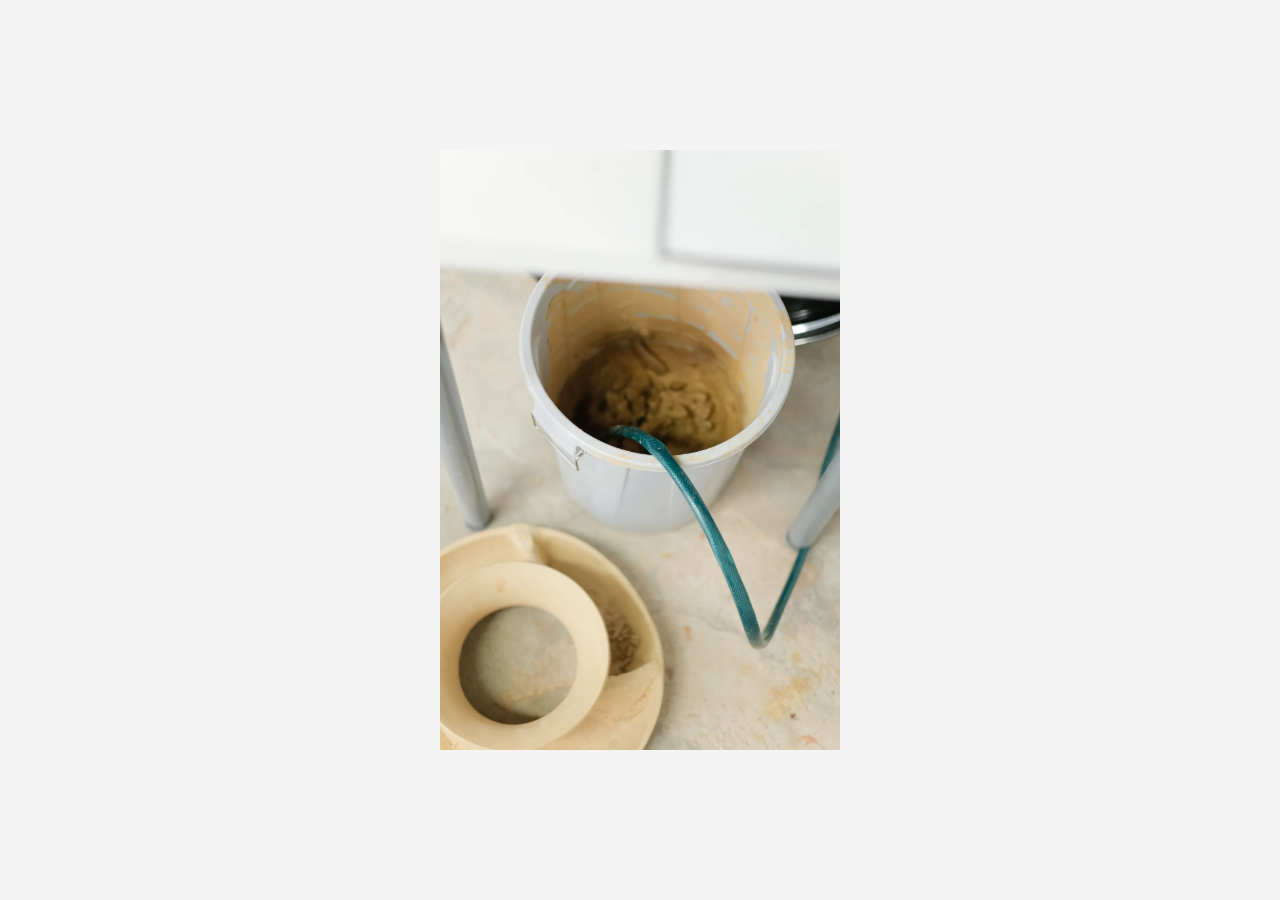
<file: unacosadetrásdelaotra.html>
<!DOCTYPE html>
<html lang="en">
<head>
    <meta charset="UTF-8">
    <meta name="viewport" content="width=device-width, initial-scale=1.0">
    <title>Document</title>
    <link rel="stylesheet" href="style.css">
</head>
<body>
    <div class="unacosadetrásdelaotra.html"></div>
    <img src="Imagenes/unacosadetrásdelaotra1.webp" alt="spiraling" width="400"> 

 
</body>
</html>
</file>
<file: style.css>
body {    font-family: Helvetica, Arial, sans-serif;
    background-color: #f4f4f4;
    display: flex;
    flex-direction: column; /* Para apilar elementos verticalmente si tienes texto e imagen */
    align-items: center;    /* Centra horizontalmente los elementos */
    justify-content: center;/* Centra verticalmente */
    min-height: 100vh;      /* Para que ocupe toda la pantalla */
    margin: 0;
  }

  .flex-container {
    display: flex;
    justify-content: center;
    gap: 40px;            
    margin-top: 20px;    
  }

   

resonants {
    display: flex;
    flex-direction: column; /* Apila imagen y texto uno debajo del otro */
    align-items: center;    /* Centra horizontalmente */
    justify-content: center;/* Centra verticalmente */
    text-align: center;     /* Centra las líneas de texto */
    margin: 20px auto;      /* Centra el bloque completo en la pantalla */
}

cuerpoacuerpo {
    display: flex;
    flex-direction: column; /* Apila imagen y texto uno debajo del otro */
    align-items: center;    /* Centra horizontalmente */
    justify-content: center;/* Centra verticalmente */
    text-align: center;     /* Centra las líneas de texto */
    margin: 20px auto;      /* Centra el bloque completo en la pantalla */
}

ecosistemascomplejosybombeantes {
    display: flex;
    flex-direction: column; /* Apila imagen y texto uno debajo del otro */
    align-items: center;    /* Centra horizontalmente */
    justify-content: center;/* Centra verticalmente */
    text-align: center;     /* Centra las líneas de texto */
    margin: 20px auto;      /* Centra el bloque completo en la pantalla */
}

spiraling {
    display: flex;
    flex-direction: column; /* Apila imagen y texto uno debajo del otro */
    align-items: center;    /* Centra horizontalmente */
    justify-content: center;/* Centra verticalmente */
    text-align: center;     /* Centra las líneas de texto */
    margin: 20px auto;      /* Centra el bloque completo en la pantalla */
}

encuentros {
    display: flex;
    flex-direction: column; /* Apila imagen y texto uno debajo del otro */
    align-items: center;    /* Centra horizontalmente */
    justify-content: center;/* Centra verticalmente */
    text-align: center;     /* Centra las líneas de texto */
    margin: 20px auto;      /* Centra el bloque completo en la pantalla */
    gap: 15px;
    margin: 40px auto;
}


unacosadetrasdelaotra {
    display: flex;
    flex-direction: column; /* Apila imagen y texto uno debajo del otro */
    align-items: center;    /* Centra horizontalmente */
    justify-content: center;/* Centra verticalmente */
    text-align: center;     /* Centra las líneas de texto */
    margin: 20px auto;      /* Centra el bloque completo en la pantalla */
    gap: 15px;
    margin: 40px auto;
}

cv {
    display: flex;
    flex-direction: column; /* Apila imagen y texto uno debajo del otro */
    align-items: center;    /* Centra horizontalmente */
    justify-content: center;/* Centra verticalmente */
    text-align: center;     /* Centra las líneas de texto */
    margin: 20px auto;      /* Centra el bloque completo en la pantalla */
}


img {
    display: block;
    margin: 40px auto;
}

a {
    color: #000; /* Color del enlace */
    text-decoration: none; /* Sin subrayado */
    
}

a:hover {
    color: black;
    text-decoration: underline; /* Subrayado al pasar el ratón */
}
</file>
